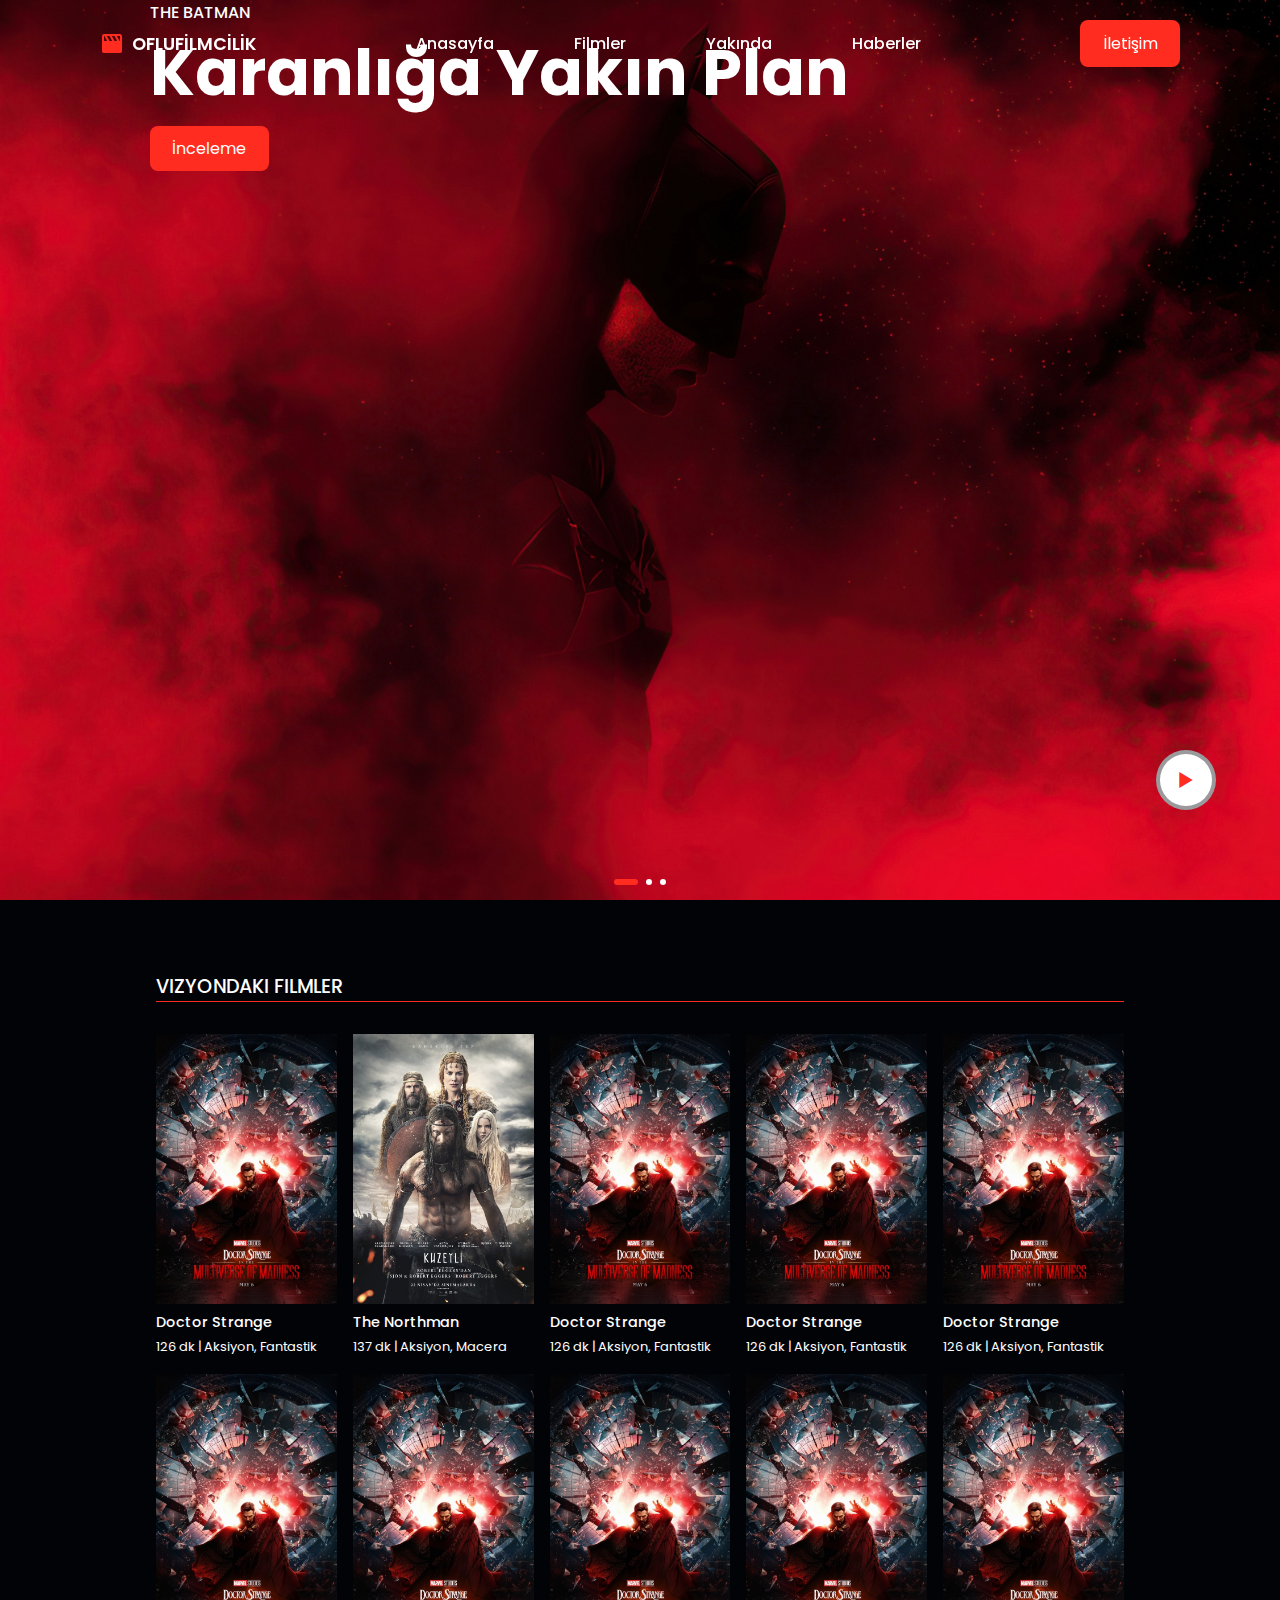
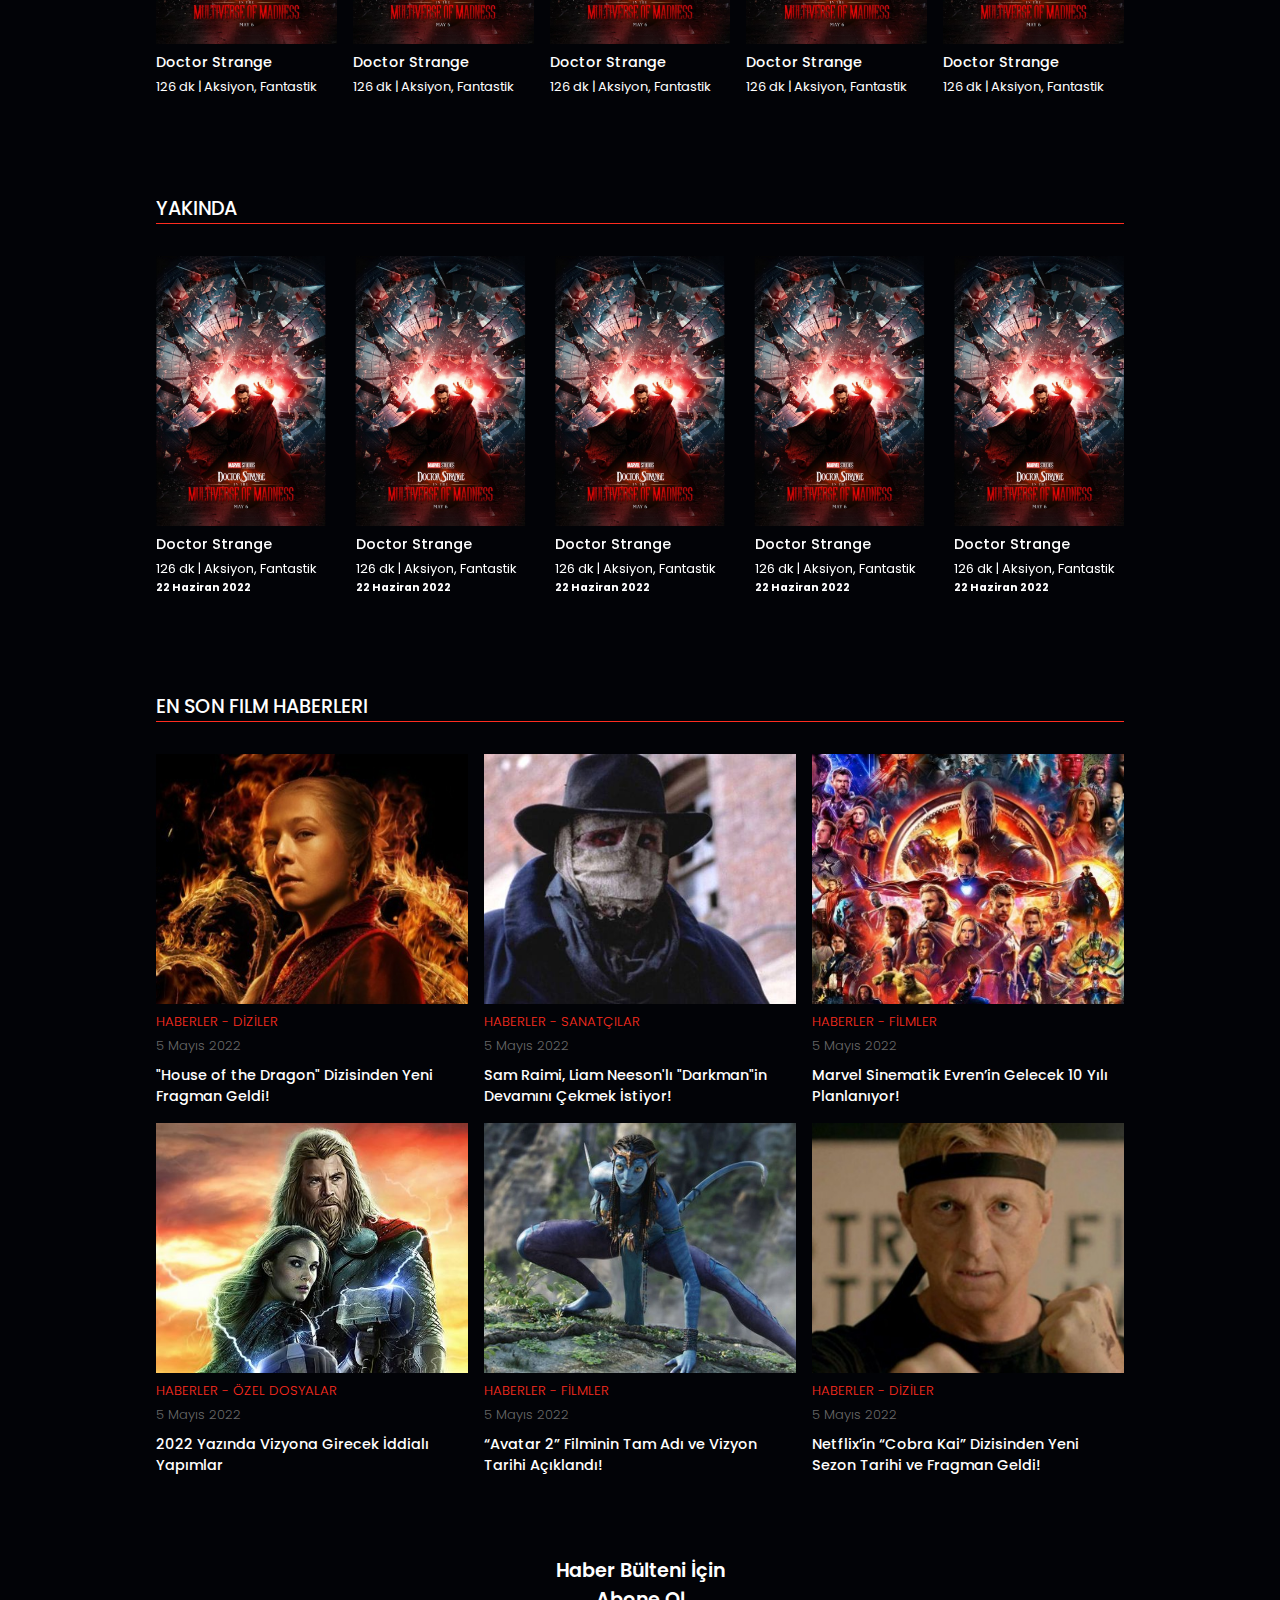
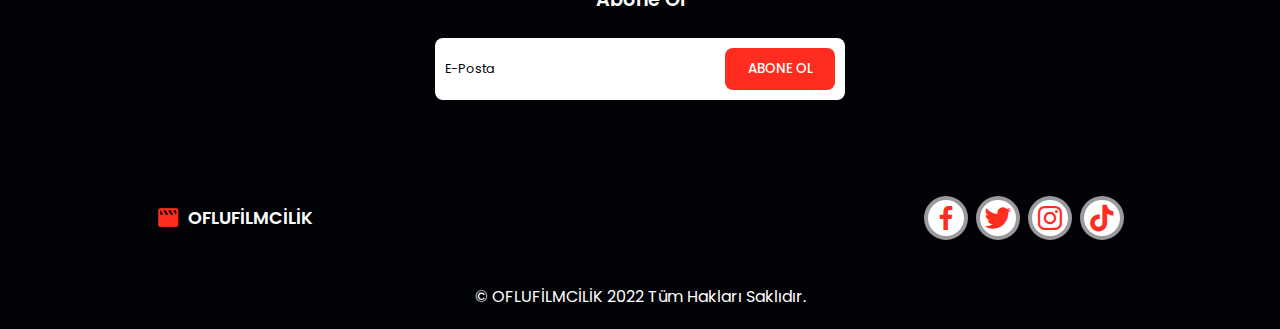
<file: 0-RIDVAN-PROJE/index.html>
<!DOCTYPE html>
<html lang="en">
<head>
    <meta charset="UTF-8">
    <meta http-equiv="X-UA-Compatible" content="IE=edge">
    <meta name="viewport" content="width=device-width, initial-scale=1.0">
    <title>IMAM</title>
    <link rel="stylesheet" href="style.css">
    <link rel="stylesheet" href="https://cdn.jsdelivr.net/npm/boxicons@latest/css/boxicons.min.css">
    <link rel="shortcut icon" href="img/movie-solid-24.png" type="image/x-icon" >
    <!-- Link Swiper's CSS -->
    <link rel="stylesheet" href="https://unpkg.com/swiper/swiper-bundle.min.css">
</head>
<body>
    <!--=============== NAVBAR ===============-->
    <header>
        <a href="index.html" class="logo">
            <i class='bx bxs-movie'></i> OFLUFİLMCİLİK
        </a>
        <div class="bx bx-menu" id="menu-icon"></div>
    <!--=============== MENU ===============-->
        <ul class="navbar">
            <li><a href="#home">Anasayfa</a></li>
            <li><a href="#movies">Filmler</a></li>
            <li><a href="#coming">Yakında</a></li>
            <li><a href="#news">Haberler</a></li>
        </ul>
        <a href="about.html" class="btn">İletişim</a>
    </header>

    <!--=============== SECTION HOME ===============-->
    <section class="home swiper" id="home">
        
        <div class="swiper-wrapper">

            <!-- Box 1 -->
            <div class="swiper-slide container">
                <img  src="img/hero.jpg" alt="">
                <div class="home-text">
                    <span>The Batman</span>
                    <h1>Karanlığa Yakın Plan</h1>
                    <a href="#" class="btn">İnceleme</a>
                    <a href="#" class="play">
                        <i class='bx bx-play'></i>
                    </a>
                </div>
            </div>    

            <!-- Box 2 -->
            <div class="swiper-slide container">
                <img  src="img/hero2.jpg" alt="">
                <div class="home-text">
                    <span> Doctor Strange in the Multiverse of Madness</span>
                    <h1>Çoklu Evren Çılgınlığı</h1>
                    <a href="#" class="btn">İnceleme</a>
                    <a href="doctor-strange.html" class="play">
                        <i class='bx bx-play'></i>
                    </a>
                </div>
            </div>  

              <!-- Box 3 -->
              <div class="swiper-slide container">
                <img  src="img/hero3.jpg" alt="">
                <div class="home-text">
                    <span>Dune</span>
                    <h1>Çöl Gezegeni</h1>
                    <a href="#" class="btn">İnceleme</a>
                    <a href="#" class="play">
                        <i class='bx bx-play'></i>
                    </a>
                </div>
            </div>  

        </div>

        <div class="swiper-pagination"></div>
        
    </section>

    <!--=============== SECTION MOVIES ===============-->
    <section class="movies" id="movies">
        <h2 class="heading">Vizyondaki Filmler</h2>
            <!--Movies Container -->
        <div class="movies-container">
            <!-- Box 1 -->
            <div class="box">
                <div class="box-img">
                    <a href="doctor-strange.html"><img src="img/m1.jpg" alt=""></a>
                </div>
                <h3>Doctor Strange</h3>
                <span>126 dk | Aksiyon, Fantastik</span>
            </div>

            <!-- Box 2 -->
            <div class="box">
                <div class="box-img">
                    <a href="northman.html"> <img src="img/m2.jpg" alt=""></a> 
                </div>
                <h3>The Northman</h3>
                <span>137 dk | Aksiyon, Macera</span>
            </div>

            <!-- Box 3 -->
            <a href="">
            <div class="box">
                <div class="box-img">
                    <img src="img/m1.jpg" alt="">
                </div>
                <h3>Doctor Strange</h3>
                <span>126 dk | Aksiyon, Fantastik</span>
            </div>
            </a>

            <!-- Box 4 -->
            <div class="box">
                <div class="box-img">
                    <img src="img/m1.jpg" alt="">
                </div>
                <h3>Doctor Strange</h3>
                <span>126 dk | Aksiyon, Fantastik</span>
            </div>

            <!-- Box 5 -->
            <div class="box">
                <div class="box-img">
                    <img src="img/m1.jpg" alt="">
                </div>
                <h3>Doctor Strange</h3>
                <span>126 dk | Aksiyon, Fantastik</span>
            </div>

            <!-- Box 6 -->
            <div class="box">
                <div class="box-img">
                    <img src="img/m1.jpg" alt="">
                </div>
                <h3>Doctor Strange</h3>
                <span>126 dk | Aksiyon, Fantastik</span>
            </div>

            <!-- Box 7 -->
            <div class="box">
                <div class="box-img">
                    <img src="img/m1.jpg" alt="">
                </div>
                <h3>Doctor Strange</h3>
                <span>126 dk | Aksiyon, Fantastik</span>
            </div>

            <!-- Box 8 -->
            <div class="box">
                <div class="box-img">
                    <img src="img/m1.jpg" alt="">
                </div>
                <h3>Doctor Strange</h3>
                <span>126 dk | Aksiyon, Fantastik</span>
            </div>

            <!-- Box 9 -->
            <div class="box">
                <div class="box-img">
                    <img src="img/m1.jpg" alt="">
                </div>
                <h3>Doctor Strange</h3>
                <span>126 dk | Aksiyon, Fantastik</span>
            </div>

            <!-- Box 10 -->
            <div class="box">
                <div class="box-img">
                    <img src="img/m1.jpg" alt="">
                </div>
                <h3>Doctor Strange</h3>
                <span>126 dk | Aksiyon, Fantastik</span>
            </div>
           
        </div>
    </section>

    <!--=============== SECTION COMING ===============-->
    <section class="coming" id="coming">
        <h2 class="heading">Yakında</h2>
            <!--Coming Container -->
        <div class="coming-container swiper">
            <div class="swiper-wrapper">
                    <!-- Box 1 -->
                    <div class="swiper-slide box">
                        <div class="box-img">
                            <img src="img/m1.jpg" alt="">
                        </div>
                        <h3>Doctor Strange</h3>
                        <span>126 dk | Aksiyon, Fantastik</span>
                        <h6>22 Haziran 2022</h6>
                    </div>
        
                    <!-- Box 2 -->
                    <div class="swiper-slide box">
                        <div class="box-img">
                            <img src="img/m1.jpg" alt="">
                        </div>
                        <h3>Doctor Strange</h3>
                        <span>126 dk | Aksiyon, Fantastik</span>
                        <h6>22 Haziran 2022</h6>
                    </div>
        
                    <!-- Box 3 -->
                    <div class="swiper-slide box">
                        <div class="box-img">
                            <img src="img/m1.jpg" alt="">
                        </div>
                        <h3>Doctor Strange</h3>
                        <span>126 dk | Aksiyon, Fantastik</span>
                        <h6>22 Haziran 2022</h6>
                    </div>
        
                    <!-- Box 4 -->
                    <div class="swiper-slide box">
                        <div class="box-img">
                            <img src="img/m1.jpg" alt="">
                        </div>
                        <h3>Doctor Strange</h3>
                        <span>126 dk | Aksiyon, Fantastik</span>
                        <h6>22 Haziran 2022</h6>
                    </div>
        
                    <!-- Box 5 -->
                    <div class="swiper-slide box">
                        <div class="box-img">
                            <img src="img/m1.jpg" alt="">
                        </div>
                        <h3>Doctor Strange</h3>
                        <span>126 dk | Aksiyon, Fantastik</span>
                        <h6>22 Haziran 2022</h6>
                    </div>
        
                    <!-- Box 6 -->
                    <div class="swiper-slide box">
                        <div class="box-img">
                            <img src="img/m1.jpg" alt="">
                        </div>
                        <h3>Doctor Strange</h3>
                        <span>126 dk | Aksiyon, Fantastik</span>
                        <h6>22 Haziran 2022</h6>
                    </div>
        
                    <!-- Box 7 -->
                    <div class="swiper-slide box">
                        <div class="box-img">
                            <img src="img/m1.jpg" alt="">
                        </div>
                        <h3>Doctor Strange</h3>
                        <span>126 dk | Aksiyon, Fantastik</span>
                        <h6>22 Haziran 2022</h6>
                    </div>
        
                    <!-- Box 8 -->
                    <div class="swiper-slide box">
                        <div class="box-img">
                            <img src="img/m1.jpg" alt="">
                        </div>
                        <h3>Doctor Strange</h3>
                        <span>126 dk | Aksiyon, Fantastik</span>
                        <h6>22 Haziran 2022</h6>
                    </div>
        
                    <!-- Box 9 -->
                    <div class="swiper-slide box">
                        <div class="box-img">
                            <img src="img/m1.jpg" alt="">
                        </div>
                        <h3>Doctor Strange</h3>
                        <span>126 dk | Aksiyon, Fantastik</span>
                        <h6>22 Haziran 2022</h6>
                    </div>
        
                    <!-- Box 10 -->
                    <div class="swiper-slide box">
                        <div class="box-img">
                            <img src="img/m1.jpg" alt="">
                        </div>
                        <h3>Doctor Strange</h3>
                        <span>126 dk | Aksiyon, Fantastik</span>
                        <h6>22 Haziran 2022</h6>
                    </div>
                   
            </div>
            
        </div>
    </section>

    <!--=============== SECTION NEWS ===============-->
    <section class="news" id="news">
        <h2 class="heading">En Son Film Haberleri</h2>
        <div class="news-container">
             <!-- Box 1 -->
             <div class="box">
                <div class="box-img">
                    <img src="img/news1.jpg" alt="">
                </div>
                <h5>HABERLER - DİZİLER</h5>
                <span>5 Mayıs 2022</span>        
                <h3>"House of the Dragon" Dizisinden Yeni Fragman Geldi!</h3>
            </div>

             <!-- Box 2 -->
             <div class="box">
                <div class="box-img">
                    <img src="img/news2.jpg" alt="">
                </div>
                <h5>HABERLER - SANATÇILAR</h5>
                <span>5 Mayıs 2022</span>        
                <h3>Sam Raimi, Liam Neeson'lı "Darkman"in Devamını Çekmek İstiyor!</h3>
            </div>

             <!-- Box 3 -->
             <div class="box">
                <div class="box-img">
                    <img src="img/news3.jpg" alt="">
                </div>
                <h5>HABERLER - FİLMLER</h5>
                <span>5 Mayıs 2022</span>        
                <h3>Marvel Sinematik Evren’in Gelecek 10 Yılı Planlanıyor!</h3>
            </div>

             <!-- Box 4 -->
             <div class="box">
                <div class="box-img">
                    <img src="img/news4.jpg" alt="">
                </div>
                <h5>HABERLER - ÖZEL DOSYALAR</h5>
                <span>5 Mayıs 2022</span>        
                <h3>2022 Yazında Vizyona Girecek İddialı Yapımlar</h3>
            </div>


             <!-- Box 5 -->
             <div class="box">
                <div class="box-img">
                    <img src="img/news5.jpg" alt="">
                </div>
                <h5>HABERLER - FİLMLER</h5>
                <span>5 Mayıs 2022</span>        
                <h3>“Avatar 2” Filminin Tam Adı ve Vizyon Tarihi Açıklandı!</h3>
            </div>

             <!-- Box 6 -->
             <div class="box">
                <div class="box-img">
                    <img src="img/news6.jpg" alt="">
                </div>
                <h5>HABERLER - DİZİLER</h5>
                <span>5 Mayıs 2022</span>        
                <h3>Netflix’in “Cobra Kai” Dizisinden Yeni Sezon Tarihi ve Fragman Geldi!</h3>
            </div>
            
        </div>

         <!-- Newsletter -->
        <div class="newsletter-container">
        <h2>Haber Bülteni İçin<br> Abone Ol</h2>
        <form action="">
            <input type="email" class="email" placeholder="E-Posta" required>
            <input type="submit" value="Abone Ol" class="btn">
        </form>
         </div>
    </section>

    <!--=============== SECTION FOOTER ===============-->
    <section class="footer">
        <a href="#" class="logo">
            <i class='bx bxs-movie'></i> OFLUFİLMCİLİK
        </a>
        <div class="social">
            <a href="#"><i class='bx bxl-facebook' ></i></a>
            <a href="#"><i class='bx bxl-twitter' ></i></a>
            <a href="#"><i class='bx bxl-instagram' ></i></a>
            <a href="#"><i class='bx bxl-tiktok' ></i></a>
        </div>
    </section>

    <!-- Copyright -->
    <div class="copyright">
        <p>&#169; OFLUFİLMCİLİK 2022 Tüm Hakları Saklıdır.  </p>
    </div>

    <!-- Swiper JS -->
    <script src="https://unpkg.com/swiper/swiper-bundle.min.js"></script>

    <!-- JS -->
    <script src="main.js"></script>

</body>
</html>
</file>
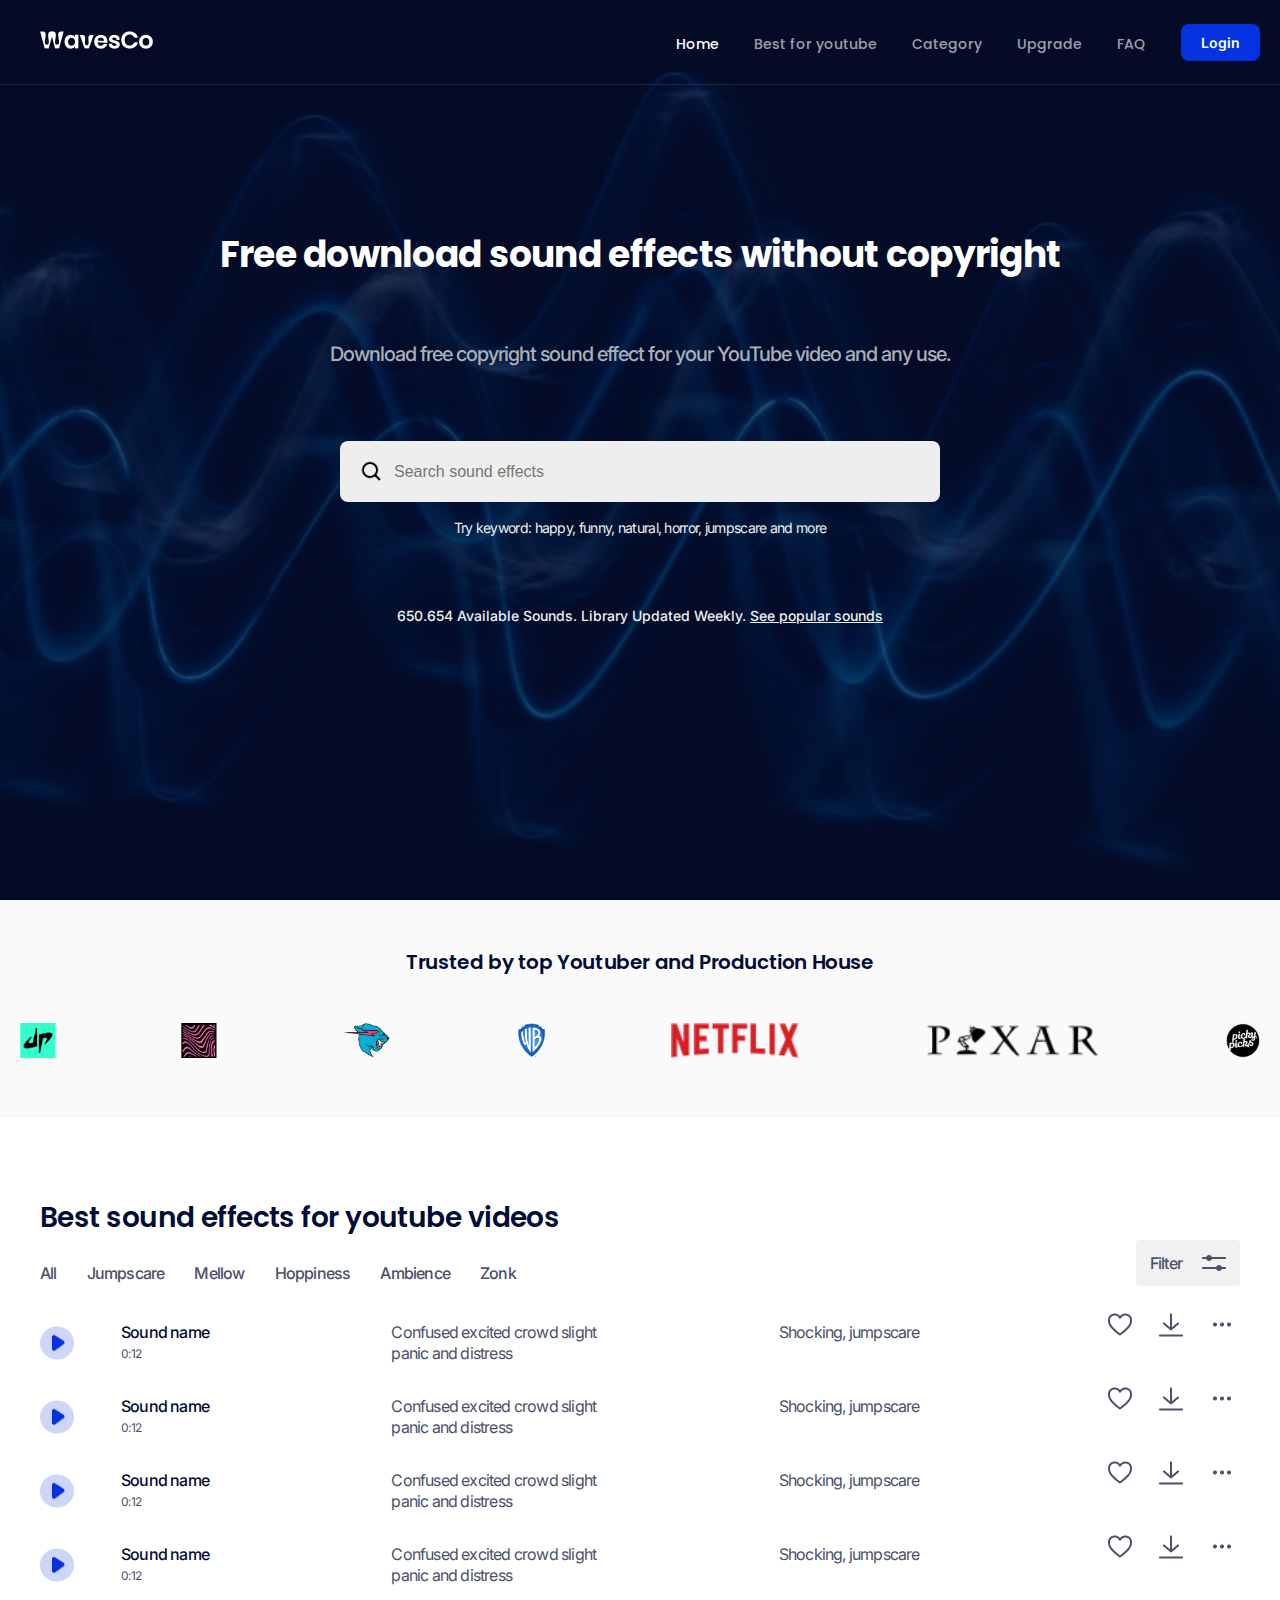
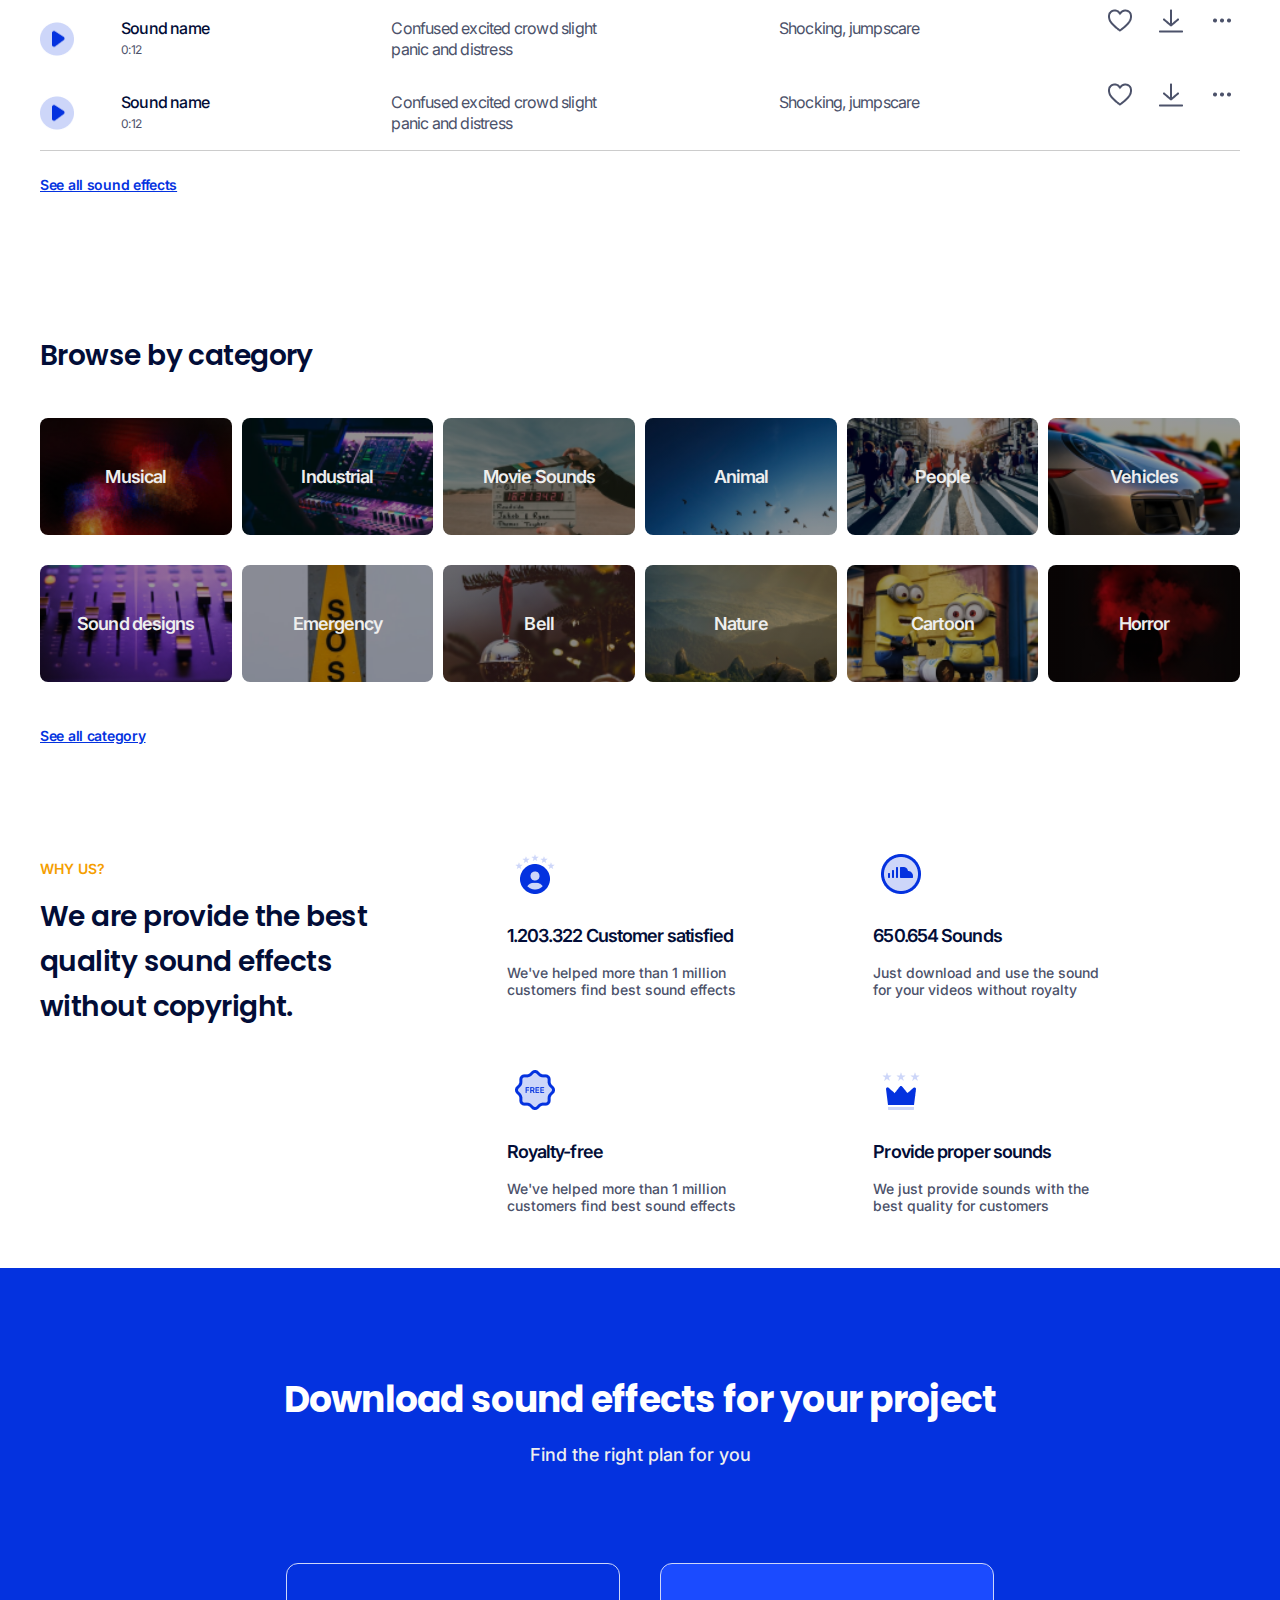
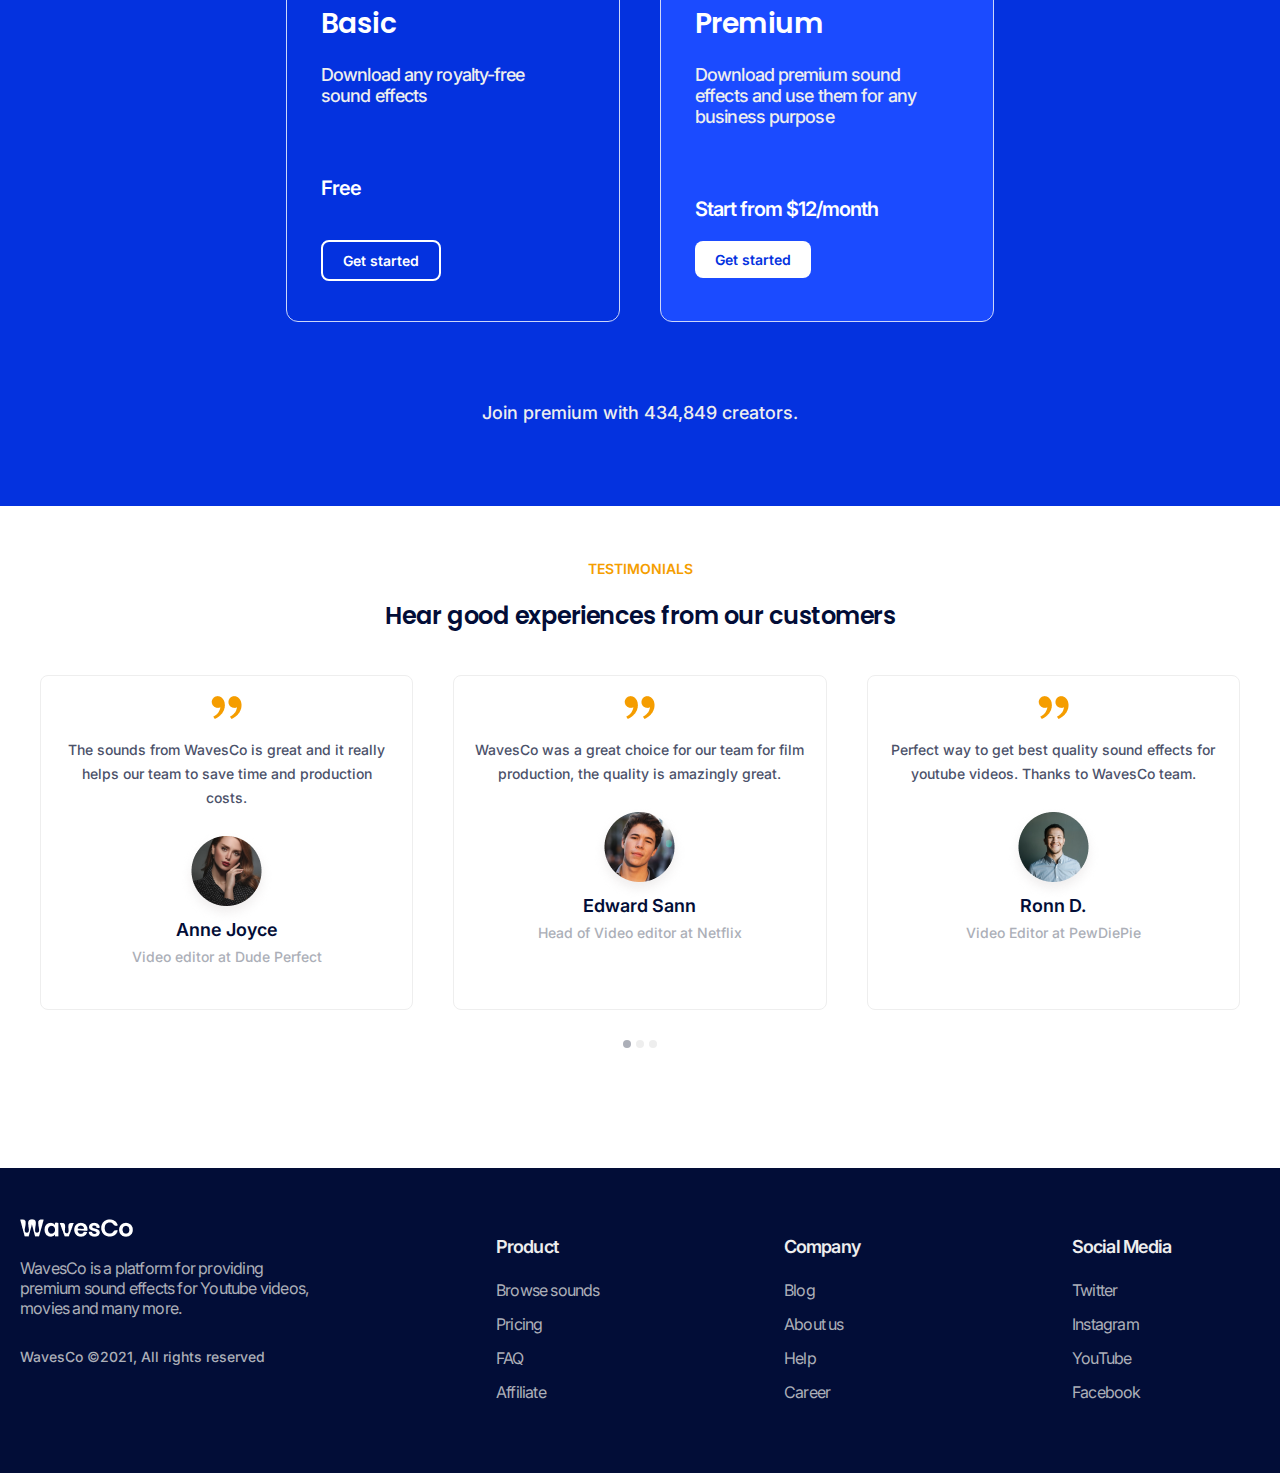
<file: 0-WavesCo/index.html>
<!DOCTYPE html>
<html lang="en">
<head>
    <meta charset="UTF-8">
    <meta http-equiv="X-UA-Compatible" content="IE=edge">
    <meta name="viewport" content="width=device-width, initial-scale=1.0">
    <title>WavesCo</title>
    <link rel="stylesheet" href="css/style.css">

            <!-- ===== BOXICONS ===== -->
            <link href='https://cdn.jsdelivr.net/npm/boxicons@2.0.5/css/boxicons.min.css' rel='stylesheet'>

</head>
<body>

        <!--===== HEADER =====-->
        <header class="l-header">
            <nav class="nav grid">
                <div>
                    <a href=""><img src="img/WavesCo.png" alt="" class="nav__logo"></a>
                </div>

                <div class="nav__menu" id="nav-menu">
                    <ul class="nav__list">
                        <li class="nav__item"><a href="#home" class="nav__link active">Home</a></li>
                        <li class="nav__item"><a href="#youtube" class="nav__link">Best for youtube</a></li>
                        <li class="nav__item"><a href="#category" class="nav__link">Category</a></li>
                        <li class="nav__item"><a href="#Upgrade" class="nav__link">Upgrade</a></li>
                        <li class="nav__item"><a href="#Faq" class="nav__link">FAQ</a></li>
                    </ul>
                </div>

                <div>
                    <a href="#" class="button login__button">Login</a>
                    <i class='bx bx -menu nav__toggle' id="nav-toggle"></i>
                </div>
            </nav>
        </header>

        <main>

        <!--===== HERO =====-->
            <section class="section__hero">
                <div class="hero__container grid">
                    
                        <h3 class="hero__title">Free download sound effects without copyright</h3>
                        <p class="sub-title">Download free copyright sound effect for your YouTube video and any use.</p>
                        <div class="hero__search">
                            <input type="text" class="hero__input" placeholder="Search sound effects">
                            <p class="input__text">Try keyword: happy, funny, natural, horror, jumpscare and more</p>
                        </div>
                        
                        <p class="hero__text">650.654 Available Sounds. Library Updated Weekly. <span style="text-decoration: underline;">See popular sounds</span></p>
                </div>
            </section>

        <!--===== HERO =====-->
            <section class="section__trust">
                 <div class="trust__container grid">
                    <h6>Trusted by top Youtuber and Production House</h6>
                    <div class="logos">
                        <img src="img/trust1.png" alt="">
                        <img src="img/trust2.png" alt="">
                        <img src="img/trust3.png" alt="">
                        <img src="img/trust4.png" alt="">
                        <img src="img/trust5.png" alt="">
                        <img src="img/trust6.png" alt="">
                        <img src="img/trust7.png" alt="">
                    </div>
                 </div>
            </section>

        <!--===== BEST =====-->
            <section class="best__section">
                <div class=" best__container grid section">
                    <h4>Best sound effects for youtube videos</h4>
                    <div class="best__filter">
                        <div class="best__nav">
                            <ul class="best__list">
                                <li class="best__list_item"><a href="#">All</a></li>
                                <li class="best__list_item"><a href="#">Jumpscare</a></li>
                                <li class="best__list_item"><a href="#">Mellow</a></li>
                                <li class="best__list_item"><a href="#">Hoppiness</a></li>
                                <li class="best__list_item"><a href="#">Ambience</a></li>
                                <li class="best__list_item"><a href="#">Zonk</a></li>
                            </ul>

                            <div class="filter__bar">
                                <p>Filter</p>
                                <img src="img/filter-icon.png" alt="">
                            </div>
                            
                        </div>
                    </div>
                    <div class="sounds">
                    <div class="sound">
                        <div class="sound__play">
                            <img class="play__icon" src="img/play.png" alt="">
                            <p class="sound__name" >Sound name <br><span class="play__time">0:12</span> </p>
                        </div>

                        <div>
                            <p class="sound__description">Confused excited crowd slight <br> panic and distress</p>
                        </div>

                        <div class="sound__types">
                            <p class="sound__type">Shocking, jumpscare</p>
                        </div>

                        <div class="sound__logo">
                            <img src="img/like-logo.png" alt="">
                            <img src="img/down-logo.png" alt="">
                            <img src="img/dot.png" alt="">
                        </div>
                        
                    </div>
                    <div class="sound">
                        <div class="sound__play">
                            <img class="play__icon" src="img/play.png" alt="">
                            <p class="sound__name" >Sound name <br><span class="play__time">0:12</span> </p>
                        </div>

                        <div>
                            <p class="sound__description">Confused excited crowd slight <br> panic and distress</p>
                        </div>

                        <div class="sound__types">
                            <p class="sound__type">Shocking, jumpscare</p>
                        </div>

                        <div class="sound__logo">
                            <img src="img/like-logo.png" alt="">
                            <img src="img/down-logo.png" alt="">
                            <img src="img/dot.png" alt="">
                        </div>
                        
                    </div>
                    <div class="sound">
                        <div class="sound__play">
                            <img class="play__icon" src="img/play.png" alt="">
                            <p class="sound__name" >Sound name <br><span class="play__time">0:12</span> </p>
                        </div>

                        <div>
                            <p class="sound__description">Confused excited crowd slight <br> panic and distress</p>
                        </div>

                        <div class="sound__types">
                            <p class="sound__type">Shocking, jumpscare</p>
                        </div>

                        <div class="sound__logo">
                            <img src="img/like-logo.png" alt="">
                            <img src="img/down-logo.png" alt="">
                            <img src="img/dot.png" alt="">
                        </div>
                        
                    </div>
                    <div class="sound">
                        <div class="sound__play">
                            <img class="play__icon" src="img/play.png" alt="">
                            <p class="sound__name" >Sound name <br><span class="play__time">0:12</span> </p>
                        </div>

                        <div>
                            <p class="sound__description">Confused excited crowd slight <br> panic and distress</p>
                        </div>

                        <div class="sound__types">
                            <p class="sound__type">Shocking, jumpscare</p>
                        </div>

                        <div class="sound__logo">
                            <img src="img/like-logo.png" alt="">
                            <img src="img/down-logo.png" alt="">
                            <img src="img/dot.png" alt="">
                        </div>
                        
                    </div>
                    <div class="sound">
                        <div class="sound__play">
                            <img class="play__icon" src="img/play.png" alt="">
                            <p class="sound__name" >Sound name <br><span class="play__time">0:12</span> </p>
                        </div>

                        <div>
                            <p class="sound__description">Confused excited crowd slight <br> panic and distress</p>
                        </div>

                        <div class="sound__types">
                            <p class="sound__type">Shocking, jumpscare</p>
                        </div>

                        <div class="sound__logo">
                            <img src="img/like-logo.png" alt="">
                            <img src="img/down-logo.png" alt="">
                            <img src="img/dot.png" alt="">
                        </div>
                        
                    </div>
                    <div class="sound">
                        <div class="sound__play">
                            <img class="play__icon" src="img/play.png" alt="">
                            <p class="sound__name" >Sound name <br><span class="play__time">0:12</span> </p>
                        </div>

                        <div>
                            <p class="sound__description">Confused excited crowd slight <br> panic and distress</p>
                        </div>

                        <div class="sound__types">
                            <p class="sound__type">Shocking, jumpscare</p>
                        </div>

                        <div class="sound__logo">
                            <img src="img/like-logo.png" alt="">
                            <img src="img/down-logo.png" alt="">
                            <img src="img/dot.png" alt="">
                        </div>
                        
                    </div>
                    </div>
                    <div>
                        <p ><a href="#" class="sound__effects">See all sound effects</a></p>
                    </div>
                </div>
            </section>

        <!--===== CATEGORY =====-->
            <section class="section__category">
                <div class="category__container grid section">
                    <h4>Browse by category</h4>
                    <div class="categories">
                        <div class="cat__musical">
                            <p class="category__title">Musical</p>
                        </div> 
                        <div class="cat__industrial">
                            <p class="category__title">Industrial</p>
                        </div> 
                        <div class="cat__movie">
                            <p class="category__title">Movie Sounds</p>
                        </div> 
                        <div class="cat__animal">
                            <p class="category__title">Animal</p>
                        </div> 
                        <div class="cat__people">
                            <p class="category__title">People</p>
                        </div> 
                        <div class="cat__vehicles">
                            <p class="category__title">Vehicles</p>
                        </div> 
                        <div class="cat__sound">
                            <p class="category__title">Sound designs</p>
                        </div> 
                        <div class="cat__emergency">
                            <p class="category__title">Emergency</p>
                        </div> 
                        <div class="cat__bell">
                            <p class="category__title">Bell</p>
                        </div> 
                        <div class="cat__nature">
                            <p class="category__title">Nature</p>
                        </div> 
                        <div class="cat__cartoon">
                            <p class="category__title">Cartoon</p>
                        </div> 
                        <div class="cat__horror">
                            <p class="category__title">Horror</p>
                        </div> 
                    </div>

                    <div>
                        <p ><a href="#" class="sound__effects">See all category</a></p>
                    </div>
                    

                </div>
            </section>

        <!--===== WHY US =====-->
            <section class="section__why">
                <div class="why__container grid section">
                    <div class="why">
                        <p class="top-title">Why us?</p>
                        <h4>We are provide the best quality sound effects without copyright.</h4>
                    </div>

                    <div class="why__description">
                        <div class="why__box">
                            <img src="img/why1.png" alt="">
                            <p class="why__box-title">1.203.322 Customer satisfied</p>
                            <p class="why__box-desc">We've helped more than 1 million customers find best sound effects</p>
                        </div>

                        <div class="why__box">
                            <img src="img/why2.png" alt="">
                            <p class="why__box-title">650.654 Sounds</p>
                            <p class="why__box-desc">Just download and use the sound for your videos without royalty</p>
                        </div>

                        <div class="why__box">
                            <img src="img/why3.png" alt="">
                            <p class="why__box-title">Royalty-free</p>
                            <p class="why__box-desc">We've helped more than 1 million customers find best sound effects</p>
                        </div>

                        <div class="why__box">
                            <img src="img/why4.png" alt="">
                            <p class="why__box-title">Provide proper sounds</p>
                            <p class="why__box-desc">We just provide sounds with the best quality for customers</p>
                        </div>
                    </div>

                </div>
            </section>

        <!--===== PLAN =====-->
            <section class="section__plan">
                <div class="plan__header section">
                    <h3>Download sound effects for your project</h3>
                    <p>Find the right plan for you</p>
                </div>
                <div class="plan__container grid section">
                    <div class="plan__box">
                        <h4>Basic</h4>
                        <p class="plan__description">Download any royalty-free sound effects</p>
                        <p class="plan__price">Free</p>
                        <a href="#" class="button price__button">Get started</a>
                    </div>

                    <div class="plan__box">
                        <h4>Premium</h4>
                        <p class="plan__description">Download premium sound effects and use them for any business purpose</p>
                        <p class="plan__price">Start from $12/month</p>
                        <a href="#" class="button price__button2">Get started</a>
                    </div>

                 </div>
                 <p class="plan__bottom">Join premium with 434,849 creators.</p>

            </section>

            <!--===== TESTIMONIALS =====-->
            <section class="section__testimonials">
                <div class="testimonials__container grid section">
                    <div class="testimonials__top">
                        <p class="top-title">Testimonials</p>
                        <h5>Hear good experiences from our customers</h5>
                    </div>

                    <div class="testimonials">
                        <div class="testimonials__box">
                            <img src="img/tt.png" alt="">
                            <p class="testimonial">The sounds from WavesCo is great and it really helps our team to save time and production costs.</p>
                            <img src="img/pp.png" alt="">
                            <p class="user__name">Anne Joyce</p>
                            <p class="user__description">Video editor at Dude Perfect</p>
                        </div>

                        <div class="testimonials__box">
                            <img src="img/tt.png" alt="">
                            <p class="testimonial">WavesCo was a great choice for our team for film production, the quality is amazingly great.</p>
                            <img src="img/pp2.png" alt="">
                            <p class="user__name">Edward Sann</p>
                            <p class="user__description">Head of Video editor at Netflix</p>
                        </div>

                        <div class="testimonials__box">
                            <img src="img/tt.png" alt="">
                            <p class="testimonial">Perfect way to get best quality sound effects for youtube videos. Thanks to WavesCo team.</p>
                            <img src="img/pp3.png" alt="">
                            <p class="user__name">Ronn D.</p>
                            <p class="user__description">Video Editor at PewDiePie</p>
                        </div>
                    </div>
                    
                    <div class="change">
                        <div class="change-1"></div>
                        <div class="change-2"></div>
                        <div class="change-2"></div>
                    </div>
                </div>
            </section>
        </main>

            <!--===== FOOTER =====-->
        <footer>
            <section class="section__footer">
                <div class="footer__container grid">
                    
                    <div class="footer__box">
                        <img class="footer__logo" src="img/WavesCo.png" alt="">
                        <p class="footer__description">
                            WavesCo is a platform for providing premium sound effects for Youtube videos, movies and many more.
                        </p>
                        <p class="copyright">WavesCo ©2021, All rights reserved</p>
                    </div>

                    <div class="footer__box">
                        <p class="footer__title">Product</p>
                        <ul>
                            <li><a href="#" class="footer__link">Browse sounds</a></li>
                            <li><a href="#" class="footer__link">Pricing</a></li>
                            <li><a href="#" class="footer__link">FAQ</a></li>
                            <li><a href="#" class="footer__link">Affiliate</a></li>
                        </ul>
                    </div>

                    <div class="footer__box">
                        <p class="footer__title">Company</p>
                        <ul>
                            <li><a href="#" class="footer__link">Blog</a></li>
                            <li><a href="#" class="footer__link">About us</a></li>
                            <li><a href="#" class="footer__link">Help</a></li>
                            <li><a href="#" class="footer__link">Career</a></li>
                        </ul>
                    </div>

                    <div class="footer__box">
                        <p class="footer__title">Social Media</p>
                        <ul>
                            <li><a href="#" class="footer__link">Twitter</a></li>
                            <li><a href="#" class="footer__link">Instagram</a></li>
                            <li><a href="#" class="footer__link">YouTube</a></li>
                            <li><a href="#" class="footer__link">Facebook</a></li>
                        </ul>
                    </div>
                </div>
            </section>
        </footer>


     
            <!--===== MAIN JS =====-->
            <script src="js/main.js"></script>
</body>
</html>
</file>
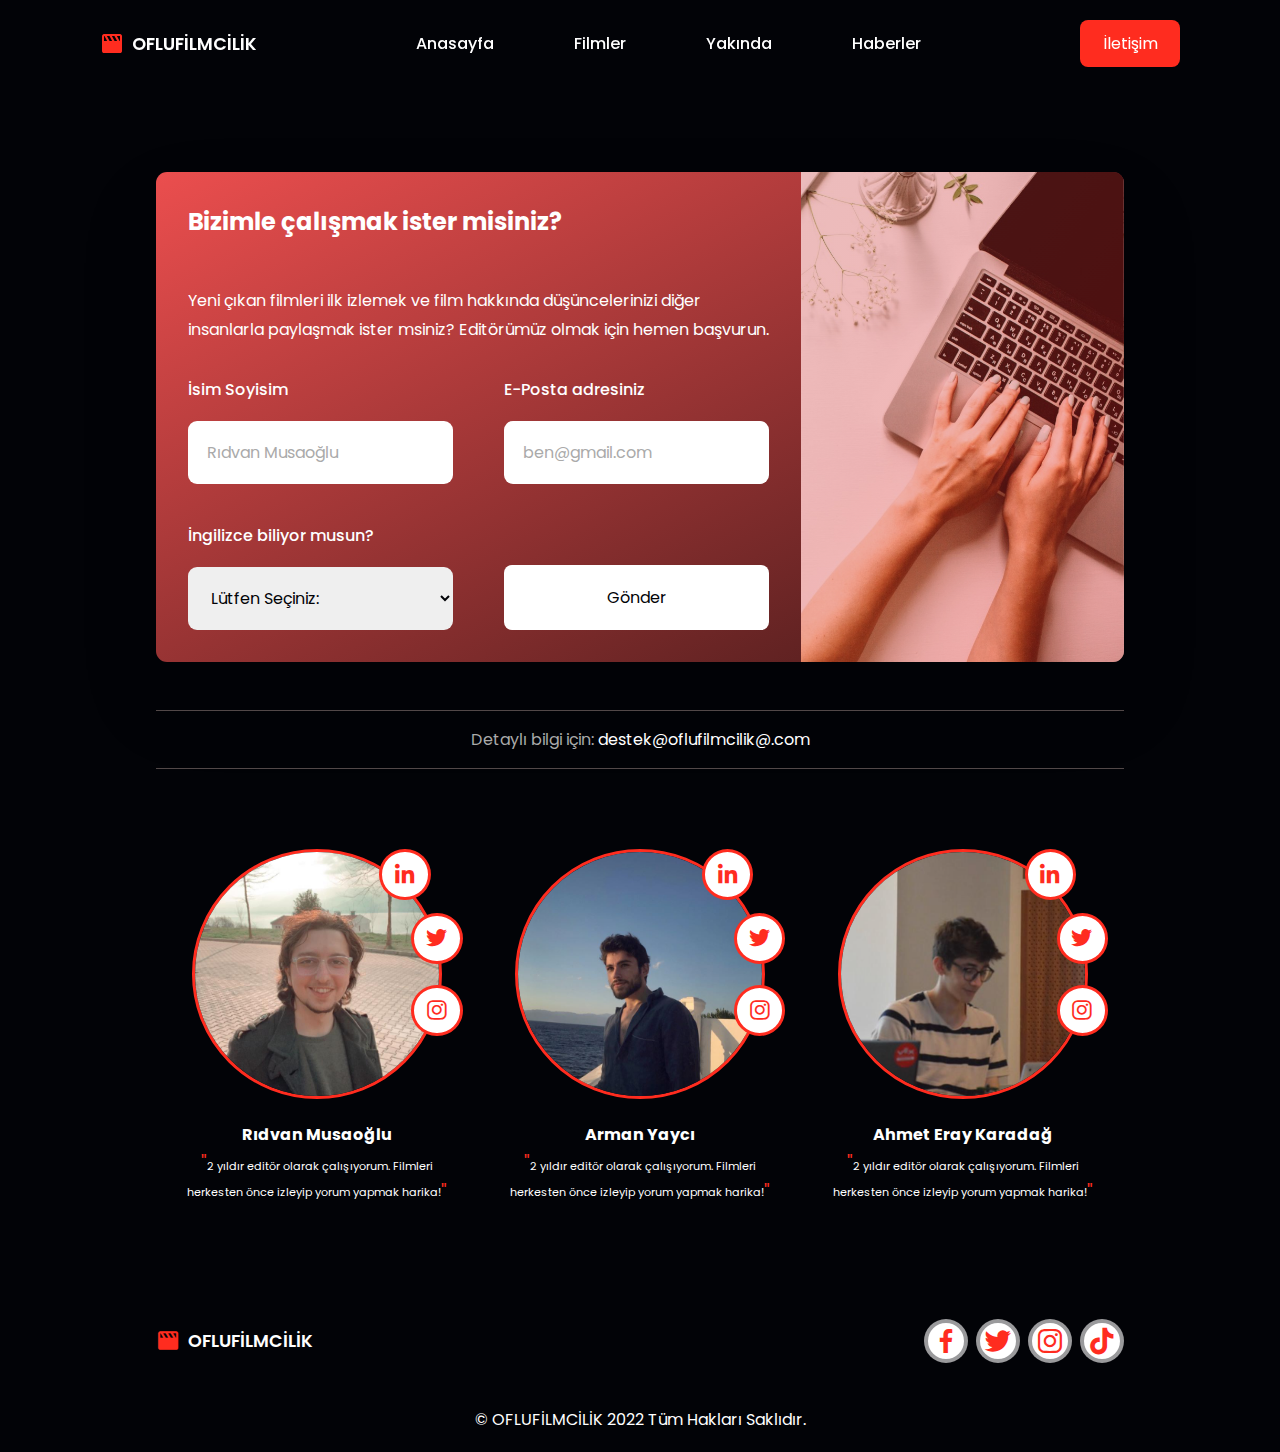
<file: 0-RIDVAN-PROJE/about.html>
<!DOCTYPE html>
<html lang="en">
<head>
    <meta charset="UTF-8">
    <meta http-equiv="X-UA-Compatible" content="IE=edge">
    <meta name="viewport" content="width=device-width, initial-scale=1.0">
    <title>IMAM</title>
    <link rel="shortcut icon" href="img/movie-solid-24.png" type="image/x-icon" >
    <link rel="stylesheet" href="style.css">
    <link rel="stylesheet" href="about.css">
    <link rel="stylesheet" href="https://cdn.jsdelivr.net/npm/boxicons@latest/css/boxicons.min.css">
    <!-- Link Swiper's CSS -->
    <link rel="stylesheet" href="https://unpkg.com/swiper/swiper-bundle.min.css">
</head>
<body>
    <!--=============== NAVBAR ===============-->
    <header>
        <a href="index.html" class="logo">
            <i class='bx bxs-movie'></i> OFLUFİLMCİLİK
        </a>
        <div class="bx bx-menu" id="menu-icon"></div>
    <!--=============== MENU ===============-->
        <ul class="navbar">
            <li><a href="index.html">Anasayfa</a></li>
            <li><a href="index.html">Filmler</a></li>
            <li><a href="index.html">Yakında</a></li>
            <li><a href="index.html">Haberler</a></li>
        </ul>
        <a href="#" class="btn">İletişim</a>
    </header>
        
    <section class="section-cta">

         <div class="cta">
          <div class="cta-text-box">
            <h2 class="heading-secondary">Bizimle çalışmak ister misiniz?</h2>
            <p class="cta-text">Yeni çıkan filmleri ilk izlemek ve film hakkında düşüncelerinizi diğer insanlarla paylaşmak ister msiniz? Editörümüz olmak için hemen başvurun.
            </p>
            
            <form class="cta-form" action="#">

             <div>
              <label for="full-name">İsim Soyisim</label>
              <input id="full-name" type="text" placeholder="Rıdvan Musaoğlu" required>
             </div>

             <div>
             <label for="email">E-Posta adresiniz</label>
              <input id="email" type="email" placeholder="ben@gmail.com" required>
            </div>
            
            <div>  
            <label for="select-where">İngilizce biliyor musun?</label>
              <select id="select-where" required>
                <option value="">Lütfen Seçiniz:</option>
                <option value="friends">Evet</option>
                <option value="friends">Hayır</option>
              </select>
            </div>

              <button class="btn btn--form">Gönder</button>
              
              <!-- <input type="checkbox">
              <input type="number"> -->
            </form>
            
          </div>
          <div class="cta-img-box" role="img" aria-label="Woman enjoying food"></div>
         </div>

         <div class="support">
             <p><span>Detaylı bilgi için:</span> <a href="mailto:destek@oflufilmcilik@.com"> destek@oflufilmcilik@.com</a></p>
         </div>

        <div class="editor-container">
            <div class="editor-box">
                <a target=_blank" href="https://www.linkedin.com/in/ridvanmsl/" ><i class='linkedin bx bxl-linkedin' ></i></a>
                <a target=_blank" href="https://twitter.com/ridvanmsl" ><i class='twitter bx bxl-twitter' ></i></a>
                <a target=_blank" href="https://www.instagram.com/ridvanmsl/" ><i class='insta bx bxl-instagram' ></i></a>
               
                <img src="img/about/ridvan.jpg" alt="">
                <h4>Rıdvan Musaoğlu</h4>
                <p><span>"</span>2 yıldır editör olarak çalışıyorum. Filmleri herkesten önce izleyip yorum yapmak harika!<sub>"</sub>
                </p>
            </div>
            <div class="editor-box">
                <a href=""><i class='linkedin bx bxl-linkedin' ></i></a>
                <a target=_blank" href="https://www.linkedin.com/in/ridvanmsl/" ><i class='twitter bx bxl-twitter' ></i></a>
                <a target=_blank" href="https://www.linkedin.com/in/ridvanmsl/" ><i class='insta bx bxl-instagram' ></i></a>
               
                <img src="img/about/arman.jpg" alt="">
                <h4>Arman Yaycı</h4>
                <p><span>"</span>2 yıldır editör olarak çalışıyorum. Filmleri herkesten önce izleyip yorum yapmak harika!<sub>"</sub>

            </div>
            <div class="editor-box">
                <a href=""><i class='linkedin bx bxl-linkedin' ></i></a>
                <a target=_blank" href="https://www.linkedin.com/in/ridvanmsl/" ><i class='twitter bx bxl-twitter' ></i></a>
                <a target=_blank" href="https://www.linkedin.com/in/ridvanmsl/" ><i class='insta bx bxl-instagram' ></i></a>
               
                <img src="img/about/eray.png" alt="">
                <h4>Ahmet Eray Karadağ</h4>
                <p><span>"</span>2 yıldır editör olarak çalışıyorum. Filmleri herkesten önce izleyip yorum yapmak harika!<sub>"</sub>

            </div>
        </div>

       
      </section>
   

        <!--=============== SECTION FOOTER ===============-->
        <section class="footer">
            <a href="#" class="logo">
                <i class='bx bxs-movie'></i> OFLUFİLMCİLİK
            </a>
            <div class="social">
                <a href="#"><i class='bx bxl-facebook' ></i></a>
                <a href="#"><i class='bx bxl-twitter' ></i></a>
                <a href="#"><i class='bx bxl-instagram' ></i></a>
                <a href="#"><i class='bx bxl-tiktok' ></i></a>
            </div>
        </section>
    
        <!-- Copyright -->
        <div class="copyright">
            <p>&#169; OFLUFİLMCİLİK 2022 Tüm Hakları Saklıdır.  </p>
        </div>
    


    <!-- Swiper JS -->
    <script src="https://unpkg.com/swiper/swiper-bundle.min.js"></script>

    <!-- JS -->
    <script src="main.js"></script>

</body>
</html>
</file>
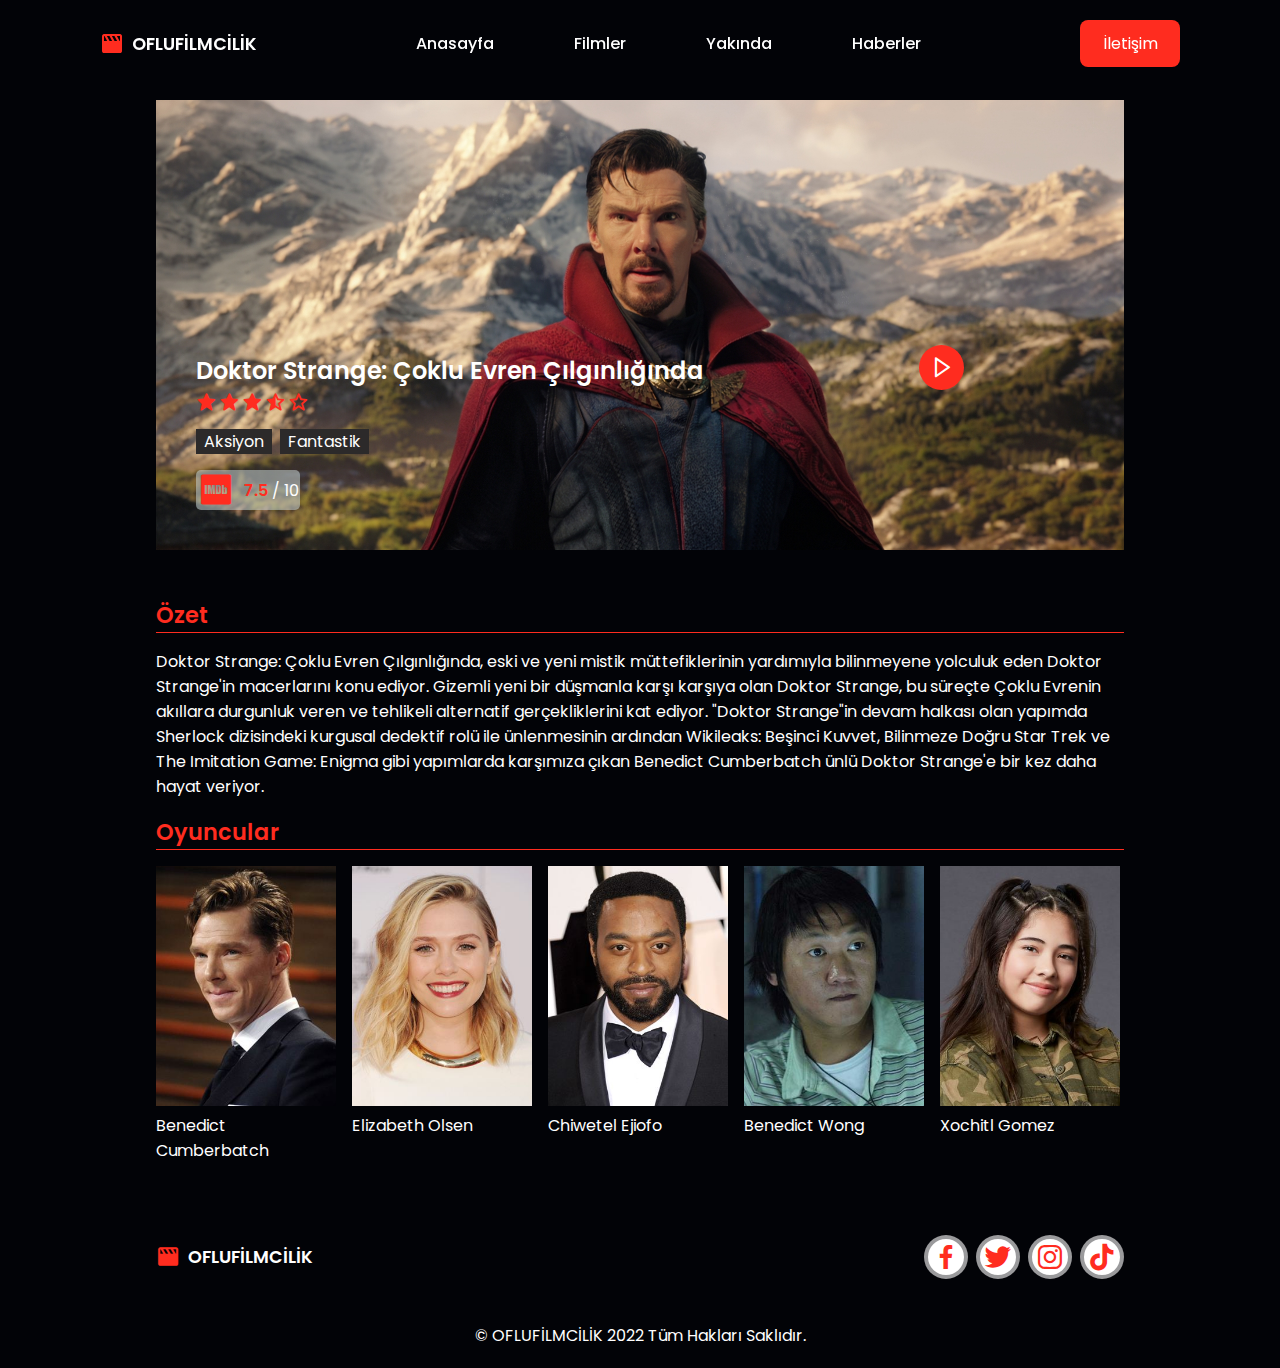
<file: 0-RIDVAN-PROJE/doctor-strange.html>
<!DOCTYPE html>
<html lang="en">
<head>
    <meta charset="UTF-8">
    <meta http-equiv="X-UA-Compatible" content="IE=edge">
    <meta name="viewport" content="width=device-width, initial-scale=1.0">
    <title>IMAM</title>
    <link rel="stylesheet" href="style.css">
    <link rel="stylesheet" href="https://cdn.jsdelivr.net/npm/boxicons@latest/css/boxicons.min.css">
    <link rel="shortcut icon" href="img/movie-solid-24.png" type="image/x-icon" >
    
    <!-- Link Swiper's CSS -->
    <link rel="stylesheet" href="https://unpkg.com/swiper/swiper-bundle.min.css">
</head>
<body>
    <!--=============== NAVBAR ===============-->
    <header>
        <a href="index.html" class="logo">
            <i class='bx bxs-movie'></i> OFLUFİLMCİLİK
        </a>
        <div class="bx bx-menu" id="menu-icon"></div>
    <!--=============== MENU ===============-->
        <ul class="navbar">
            <li><a href="index.html">Anasayfa</a></li>
            <li><a href="index.html">Filmler</a></li>
            <li><a href="index.html">Yakında</a></li>
            <li><a href="index.html">Haberler</a></li>
        </ul>
        <a href="about.html" class="btn">İletişim</a>
    </header>

    <!--=============== PLAY MOVIE ===============-->
    <div class="movie-container">
        <!-- Play Img  -->
        <img src="img/movie-page/ds/1.jpg" class="play-img">
        <!-- Play Text -->
        <div class="play-text">
            <h2>Doktor Strange: Çoklu Evren Çılgınlığında</h2>
            <div class="rating">
                <i class='bx bxs-star' ></i>
                <i class='bx bxs-star' ></i>
                <i class='bx bxs-star' ></i>
                <i class='bx bxs-star-half' ></i>
                <i class='bx bx-star' ></i>
            </div>
            <!-- tags -->
            <div class="tags">
                <span>Aksiyon</span>
                <span>Fantastik</span>
            </div>

            <!-- imdb -->
            <a target="_blank" href="https://www.imdb.com/title/tt9419884/?ref_=nv_sr_srsg_0">
                <div class="imdb">
                    <i class='bx bxl-imdb' ></i>
                    <p><span>7.5 </span>/ 10</p>
                </div>
                </a>

      
            <!-- <div class="trailer">
                <a href="#" class="btn">
                    <i class='bx bx-right-arrow'></i>
                    <span>Fragmanı İzle</span>
                </a>
                 </div>  -->

                 <!-- play btn -->
                 <i class='bx bx-right-arrow play-movie'></i>
                 <!-- video container -->
                 <div class="video-container">
                     <!-- video-box -->
                     <div class="video-box">
                        <iframe id="myvideo" controls src="https://www.youtube.com/embed/aWzlQ2N6qqg"  frameborder="0" allow="accelerometer; autoplay;" allowfullscreen></iframe>
                        <!-- close video -->
                        <i class='bx bx-x close-video'></i>
                    </div>
                 </div>
        </div>

    </div>

    <!--=============== MOVIE ABOUT ===============-->
    <div class="about-movie">
        <h2>Özet</h2>
        <p>Doktor Strange: Çoklu Evren Çılgınlığında, eski ve yeni mistik müttefiklerinin yardımıyla bilinmeyene yolculuk eden Doktor Strange'in macerlarını konu ediyor. Gizemli yeni bir düşmanla karşı karşıya olan Doktor Strange, bu süreçte Çoklu Evrenin akıllara durgunluk veren ve tehlikeli alternatif gerçekliklerini kat ediyor. "Doktor Strange"in devam halkası olan yapımda Sherlock dizisindeki kurgusal dedektif rolü ile ünlenmesinin ardından Wikileaks: Beşinci Kuvvet, Bilinmeze Doğru Star Trek ve The Imitation Game: Enigma gibi yapımlarda karşımıza çıkan Benedict Cumberbatch ünlü Doktor Strange'e bir kez daha hayat veriyor.
        </p>
        <!-- movie cast -->
        <h2 class="cast-heading">Oyuncular</h2>
        <div class="cast">
            <div class="cast-box">
                <img src="img/movie-page/ds/1-1.jpg" class="cast-img">
                <span class="cast-title">Benedict Cumberbatch</span>
            </div>
            <div class="cast-box">
                <img src="img/movie-page/ds/1-2.jpg" class="cast-img">
                <span class="cast-title">Elizabeth Olsen</span>
            </div>
            <div class="cast-box">
                <img src="img/movie-page/ds/1-3.jpg" class="cast-img">
                <span class="cast-title">Chiwetel Ejiofo</span>
            </div>
            <div class="cast-box">
                <img src="img/movie-page/ds/1-4.jpg" class="cast-img">
                <span class="cast-title">Benedict Wong</span>
            </div>
            <div class="cast-box">
                <img src="img/movie-page/ds/1-5.jpg" class="cast-img">
                <span class="cast-title">Xochitl Gomez</span>
            </div>

        </div>
    </div>

        <!--=============== SECTION FOOTER ===============-->
        <section class="footer">
            <a href="#" class="logo">
                <i class='bx bxs-movie'></i> OFLUFİLMCİLİK
            </a>
            <div class="social">
                <a href="#"><i class='bx bxl-facebook' ></i></a>
                <a href="#"><i class='bx bxl-twitter' ></i></a>
                <a href="#"><i class='bx bxl-instagram' ></i></a>
                <a href="#"><i class='bx bxl-tiktok' ></i></a>
            </div>
        </section>
    
        <!-- Copyright -->
        <div class="copyright">
            <p>&#169; OFLUFİLMCİLİK 2022 Tüm Hakları Saklıdır.  </p>
        </div>
    


    <!-- Swiper JS -->
    <script src="https://unpkg.com/swiper/swiper-bundle.min.js"></script>

    <!-- JS -->
    <script src="main.js"></script>

</body>
</html>
</file>
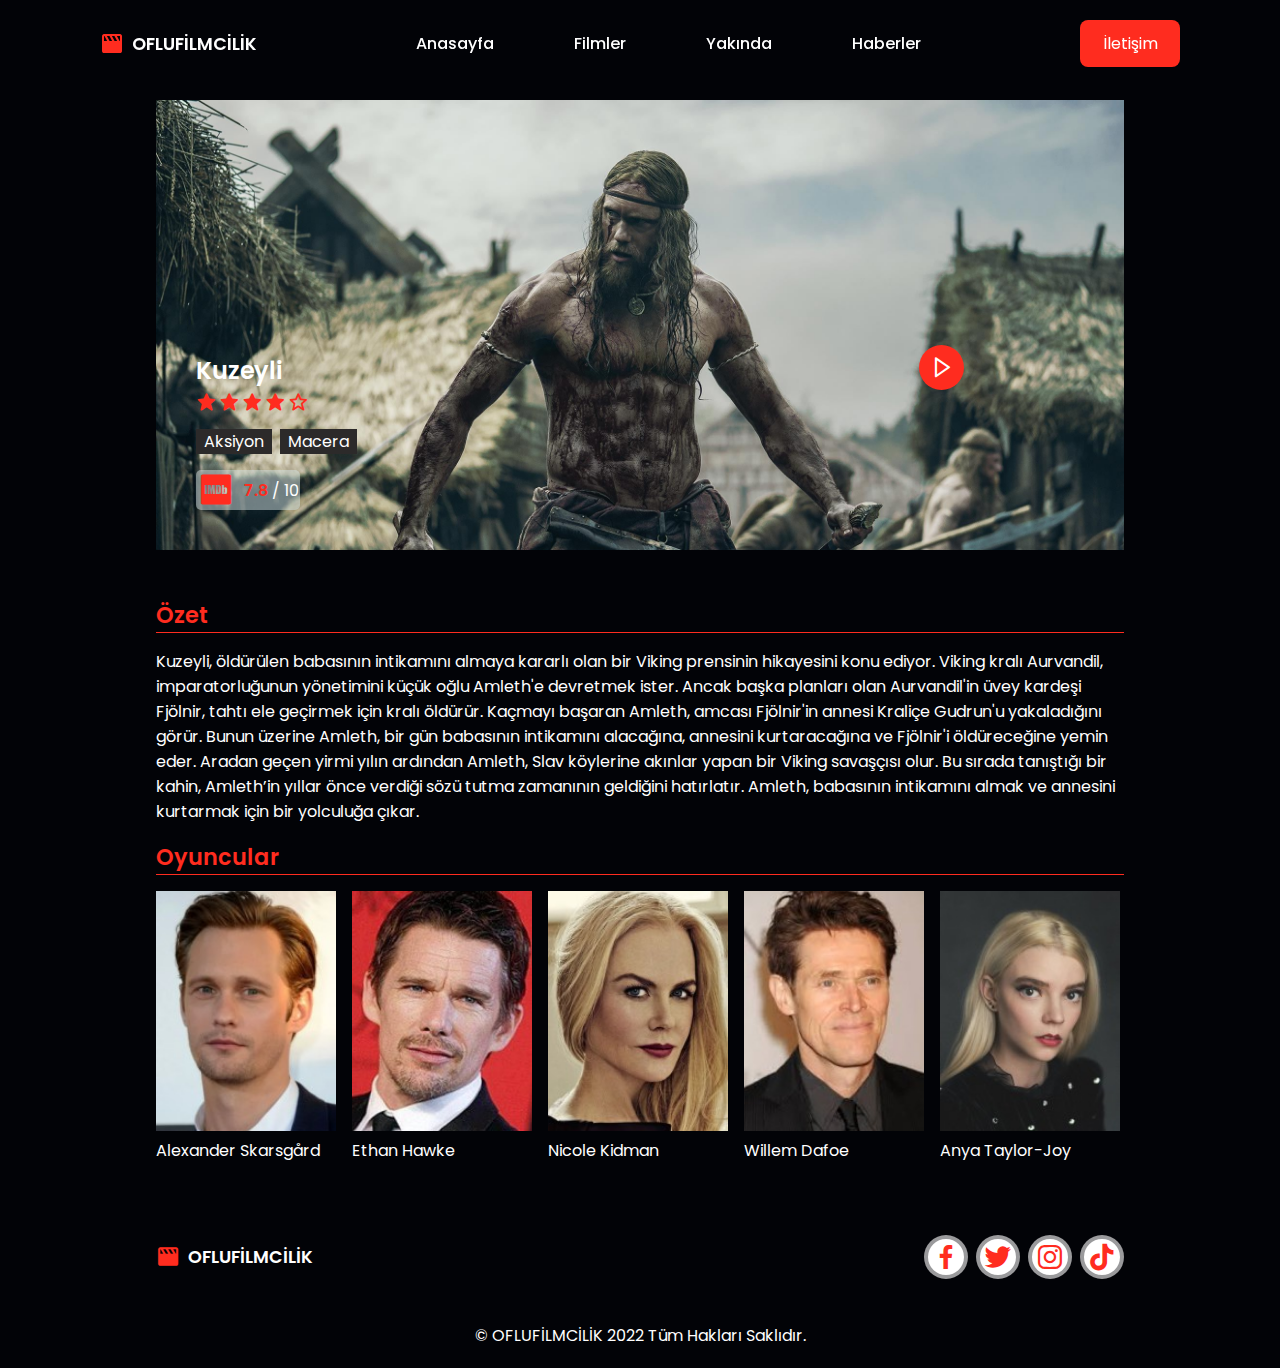
<file: 0-RIDVAN-PROJE/northman.html>
<!DOCTYPE html>
<html lang="en">
<head>
    <meta charset="UTF-8">
    <meta http-equiv="X-UA-Compatible" content="IE=edge">
    <meta name="viewport" content="width=device-width, initial-scale=1.0">
    <title>IMAM</title>
    <link rel="stylesheet" href="style.css">
    <link rel="stylesheet" href="https://cdn.jsdelivr.net/npm/boxicons@latest/css/boxicons.min.css">
    <link rel="shortcut icon" href="img/movie-solid-24.png" type="image/x-icon" >
    
    <!-- Link Swiper's CSS -->
    <link rel="stylesheet" href="https://unpkg.com/swiper/swiper-bundle.min.css">
</head>
<body>
    <!--=============== NAVBAR ===============-->
    <header>
        <a href="index.html" class="logo">
            <i class='bx bxs-movie'></i> OFLUFİLMCİLİK
        </a>
        <div class="bx bx-menu" id="menu-icon"></div>
    <!--=============== MENU ===============-->
        <ul class="navbar">
            <li><a href="index.html">Anasayfa</a></li>
            <li><a href="index.html">Filmler</a></li>
            <li><a href="index.html">Yakında</a></li>
            <li><a href="index.html">Haberler</a></li>
        </ul>
        <a href="about.html" class="btn">İletişim</a>
    </header>

    <!--=============== PLAY MOVIE ===============-->
    <div class="movie-container">
        <!-- Play Img  -->
        <img src="img/movie-page/nm/1.jpg" class="play-img">
        <!-- Play Text -->
        <div class="play-text">
            <h2>Kuzeyli</h2>
            <div class="rating">
                <i class='bx bxs-star' ></i>
                <i class='bx bxs-star' ></i>
                <i class='bx bxs-star' ></i>
                <i class='bx bxs-star' ></i>
                <i class='bx bx-star' ></i>
            </div>
            <!-- tags -->
            <div class="tags">
                <span>Aksiyon</span>
                <span>Macera</span>
            </div>
            <!-- imdb -->
            <a target="_blank" href="https://www.imdb.com/title/tt11138512/?ref_=nv_sr_srsg_0">
            <div class="imdb">
                <i class='bx bxl-imdb' ></i>
                <p><span>7.8 </span>/ 10</p>
            </div>
            </a>
      
            <!-- <div class="trailer">
                <a href="#" class="btn">
                    <i class='bx bx-right-arrow'></i>
                    <span>Fragmanı İzle</span>
                </a>
                 </div>  -->

                 <!-- play btn -->
                 <i class='bx bx-right-arrow play-movie'></i>
                 <!-- video container -->
                 <div class="video-container">
                     <!-- video-box -->
                     <div class="video-box">
                        <iframe id="myvideo" controls src="https://www.youtube.com/embed/oMSdFM12hOw" title="YouTube video player" frameborder="0" allow="accelerometer; autoplay; clipboard-write; encrypted-media; gyroscope; picture-in-picture" allowfullscreen></iframe>
                        <!-- close video -->
                        <i class='bx bx-x close-video'></i>
                    </div>
                 </div>
        </div>

    </div>

    <!--=============== MOVIE ABOUT ===============-->
    <div class="about-movie">
        <h2>Özet</h2>
        <p>Kuzeyli, öldürülen babasının intikamını almaya kararlı olan bir Viking prensinin hikayesini konu ediyor. Viking kralı Aurvandil, imparatorluğunun yönetimini küçük oğlu Amleth'e devretmek ister. Ancak başka planları olan Aurvandil'in üvey kardeşi Fjölnir, tahtı ele geçirmek için kralı öldürür. Kaçmayı başaran Amleth, amcası Fjölnir'in annesi Kraliçe Gudrun'u yakaladığını görür. Bunun üzerine Amleth, bir gün babasının intikamını alacağına, annesini kurtaracağına ve Fjölnir'i öldüreceğine yemin eder. Aradan geçen yirmi yılın ardından Amleth, Slav köylerine akınlar yapan bir Viking savaşçısı olur. Bu sırada tanıştığı bir kahin, Amleth’in yıllar önce verdiği sözü tutma zamanının geldiğini hatırlatır. Amleth, babasının intikamını almak ve annesini kurtarmak için bir yolculuğa çıkar.</p>
        <!-- movie cast -->
        <h2 class="cast-heading">Oyuncular</h2>
        <div class="cast">
            <div class="cast-box">
                <img src="img/movie-page/nm/1-1.jpg" class="cast-img">
                <span class="cast-title">Alexander Skarsgård</span>
            </div>
            <div class="cast-box">
                <img src="img/movie-page/nm/1-2.jpg" class="cast-img">
                <span class="cast-title">Ethan Hawke</span>
            </div>
            <div class="cast-box">
                <img src="img/movie-page/nm/1-3.jpg" class="cast-img">
                <span class="cast-title">Nicole Kidman</span>
            </div>
            <div class="cast-box">
                <img src="img/movie-page/nm/1-4.jpg" class="cast-img">
                <span class="cast-title">Willem Dafoe</span>
            </div>
            <div class="cast-box">
                <img src="img/movie-page/nm/1-5.jpg" class="cast-img">
                <span class="cast-title">Anya Taylor-Joy</span>
            </div>

        </div>
    </div>

        <!--=============== SECTION FOOTER ===============-->
        <section class="footer">
            <a href="#" class="logo">
                <i class='bx bxs-movie'></i> OFLUFİLMCİLİK
            </a>
            <div class="social">
                <a href="#"><i class='bx bxl-facebook' ></i></a>
                <a href="#"><i class='bx bxl-twitter' ></i></a>
                <a href="#"><i class='bx bxl-instagram' ></i></a>
                <a href="#"><i class='bx bxl-tiktok' ></i></a>
            </div>
        </section>
    
        <!-- Copyright -->
        <div class="copyright">
            <p>&#169; OFLUFİLMCİLİK 2022 Tüm Hakları Saklıdır.  </p>
        </div>
    


    <!-- Swiper JS -->
    <script src="https://unpkg.com/swiper/swiper-bundle.min.js"></script>

    <!-- JS -->
    <script src="main.js"></script>

</body>
</html>
</file>
<file: 0-RIDVAN-PROJE/style.css>
/* Google Fonts */
@import url('https://fonts.googleapis.com/css2?family=Poppins:wght@100;200;300;400;500;600;700&display=swap');

*{
font-family: 'Poppins', sans-serif;
margin: 0;
padding: 0;
box-sizing: border-box;
list-style: none;
text-decoration: none;
scroll-padding-top: 2rem;
scroll-behavior: smooth;
}

/*===== VARIABLES CSS =====*/

:root{
    --main-color:#ff2c1f;
    --text-color:#020307;
    --bg-color:#fff;
}

body{
    background-color: var(--text-color);
    color: var(--bg-color);
}

section{
    padding: 4.5rem 0 1.5rem;
}

/* scroll bar */
html::-webkit-scrollbar{
    width: .5rem;
    background: var(--text-color);
}


html::-webkit-scrollbar-thumb{
    background: var(--main-color);
    border-radius: 5rem;
}


/*===== HEADER =====*/

header{
    position: fixed;
    width: 100%;
    top:0;
    right: 0;
    z-index: 1000;
    display: flex;
    align-items: center;
    justify-content: space-between;
    padding: 20px 100px;
    transition: 0.5s;
}

header.shadow{
    background-color: var(--bg-color);
    box-shadow: 0 0 4px rgb(14, 55, 54 / 15%);
}

header.shadow .navbar a{
    color: var(--text-color);
}

header.shadow .logo{
    color: var(--text-color);
}

.logo{
    font-size: 1.1rem;
    font-weight: 600;
    color: var(--bg-color);
    display: flex;
    align-items: center;
    column-gap: 0.5rem;
}

.logo .bx{
    font-size: 24px;
    color: var(--main-color);
}

/*===== NAVBAR =====*/

.navbar{
    display: flex;
    column-gap: 5rem;
}

.navbar li{
    position: relative;
}

.navbar a{
    font-size: 1rem;
    font-weight: 500;
    color: var(--bg-color);
}

.navbar a::after{
    content: '';
    width: 0;
    height: 2px;
    background: var(--main-color);
    position: absolute;
    bottom: -4px;
    left: 0;
    transition: 0.1s all linear;
}

.navbar a:hover::after, 
.navbar .home-active::after{
    width: 100%;
}

#menu-icon{
    font-size: 24px;
    cursor: pointer;
    z-index: 10000;
    display: none;
}

.btn{
    padding: 0.7rem 1.4rem;
    background: var(--main-color);
    color: var(--bg-color);
    font-weight: 400;
    border-radius: 0.5rem;
}

.btn:hover{
    background: #ff1216;
}

/*===== HOME =====*/

.container{
    width: 100%;
    min-height: 100vh;
    position: relative;
    display: flex;
    align-items: center;
    background: rgb(2,3,7,0.4);
}

.container img{
    position: absolute;
    width: 100%;
    height: 100%;
    object-fit: cover;
    object-position: center;
    z-index: -1;
}

/* Hero slider */
.swiper-pagination-bullet{
    width: 6px !important;
    height: 6px !important;
    border-radius: 0.2rem !important;
    background: var(--bg-color) !important;
    opacity: 1 !important;
}

.swiper-pagination-bullet-active{
    width: 1.5rem !important;
    background: var(--main-color) !important;
}

.home-text{
    z-index: 100;
    padding: 0 150px;
}

.home-text span{
    color: var(--bg-color);
    font-weight: 500;
    text-transform: uppercase;
}

.home-text h1{
    color: var(--bg-color);
    font-size: 4rem;
    font-weight: 700;
    margin-bottom: 1rem;
}

.play{
    position: absolute;
    right: 4rem;
    bottom: 10%;
}

.play .bx{
    background: var(--bg-color);
    padding: 10px;
    font-size: 2rem;
    border-radius: 50%;
    border: 4px solid rgb(2,3,7,0.4);
    color: var(--main-color);
}

.play .bx:hover{
    background-color: var(--main-color);
    color: var(--bg-color);
    transition: 0.2s all linear;

}

/*=====SECTION MOVIES=====*/

.heading{
    max-width: 968px;
    margin: 0 auto;
    font-size: 1.2rem;
    font-weight: 500;
    text-transform: uppercase;
    border-bottom:1px solid  var(--main-color);
}

.movies-container{
    max-width: 968px;
    margin:0 auto ;
    display: grid;
    grid-template-columns: repeat(auto-fit,minmax(180px,auto));
    gap:1rem;
    margin-top: 2rem;
}

.box .box-img{
    width: 100%;
    height: 270px;
}

.box .box-img img{
    width: 100%;
    height: 100%;
    object-fit: cover;
}

.box .box-img img:hover{
    transform: translateY(-10px);
    transition: 0.2s all linear;
    cursor: pointer;

}

.box h3{
    font-size: 0.9rem;
    font-weight: 500;
    margin-top: .5rem;
}

.box span{
    font-size: 13px;
}

/*=====SECTION COMING=====*/

.coming-container{
    display: grid;
    gap: 1rem;
    max-width: 968px;
    margin: 2rem auto 0;
}

.coming-container .box-img img:hover{
    transform: translateY(0);
    cursor: pointer;

    
}

.coming-container .box{
    width: 100px;
}

/*=====SECTION NEWS=====*/

.news-container{
    max-width: 968px;
    margin:0 auto ;
    display: grid;
    grid-template-columns: repeat(3,minmax(180px,auto));
    gap:1rem;
    margin-top: 2rem;

}

.news-container .box .box-img{
    width: 100%;
    height: 250px;
}

.news-container .box .box-img img{
    width: 100%;
    height: 100%;
    object-fit: cover;
}

.news-container .box-img img:hover{
    transform: translateY(0);
    cursor: pointer;
}
.news-container .box h5{
   color: var(--main-color);
   font-weight: 300;
   margin-top: .5rem;
}

.news-container .box span{
    color: dimgray;
    font-weight: 300;
 }


 .newsletter-container{
     max-width: 968px;
     margin: 5rem auto 0;
     display: flex;
     flex-direction: column;
     align-items: center;
     justify-content: center;
     row-gap: 1.5rem;
 }

 .newsletter-container h2{
     text-align: center;
     font-size: 1.2rem;
     font-weight: 600;
 }

 .newsletter-container form{
    background: var(--bg-color);
    padding: 10px;
    border-radius: 0.5rem;
    display: flex;
    align-items: center;
}

.newsletter-container form input{
    border: none;
    outline: none;
}

.newsletter-container form input::placeholder{
    color: var(--text-color);
    font-size: 0.8rem;
    font-weight: 400;
}

.email{
    width: 280px;
}

.newsletter-container .btn{
    text-transform: uppercase;
    font-weight: 500;
    cursor: pointer;
}

.bxl-imdb{
    color: red;
    font-size: 2rem;
}

/*=====SECTION FOOTER=====*/

.footer{
    max-width: 968px;
    margin: 0 auto;
    display: flex;
    justify-content: space-between;
}

.social{
    display: flex;
    align-items: center;
    column-gap:.5rem ;
}

.social .bx{
    background: var(--bg-color);
    padding: 2px;
    font-size: 2rem;
    border-radius: 50%;
    border: 4px solid rgb(2,3,7,0.4);
    color: var(--main-color);
}

.social .bx:hover{
    background: var(--main-color);
    color: var(--bg-color);
    transition: 0.2s all linear;
}

.copyright{
    padding: 20px;
    text-align: center;
    color: var(--bg-color);
}

/*=====media query=====*/

@media (max-width:1080px){
    .home-text{
        padding: 0 100px;
    }
}


@media  (max-width:991px){
    header{
        padding: 18px 4%;
    }
    section{
        padding: 50px 4%;
    }
    .home-text{
        padding: 0 4%;
    }
    .home-text h1{
        font-size: 3rem;
    }
}

@media  (max-width:882px){
    header{
        padding: 12px 4%;
    }
    #menu-icon{
        display: initial;
        color: var(--bg-color);
    }

    .navbar{
        position: absolute;
        top: -570px;
        left: 0;
        right: 0;
        display: flex;
        flex-direction: column;
        background: var(--bg-color);
        row-gap: 1.4rem;
        padding: 20px;
        box-shadow: 4px 4px 0 4px rgb(14, 55, 54 / 15%);
        transform: 0.2s all linear;
        text-align: center;
    }

    .navbar a {
        width: 100%;
        color: var(--text-color);
    }
    .navbar a:hover {
        color: var(--main-color);
        border-bottom:2px solid var(--main-color) ;
    }
    .navbar a::after {
        display: none;
    }
    header.shadow #menu-icon{
        color: var(--text-color);
    }

    .navbar.active{
        top: 100%;
    }
    
    .home-text h1{
        font-size: 2.4rem;
    }
    .btn{
        padding: 0.6rem 1.2rem;
    }
    .movies-container{
        grid-template-columns: repeat(auto-fit,minmax(160px, auto));
    }
    .news-container{
        grid-template-columns: repeat(2,minmax(180px,auto));
    }

}

@media  (max-width:472px){
    .newsletter-container form .email{
        width: auto;
    }
    .footer{
        flex-direction: column;
        align-items: center;
        row-gap: 1rem;
    }
}

@media  (max-width:400px){
    header{
        padding: 6px 4%;
    }
    .home-text h1{
        font-size: 1.7rem;
    }
    .play{
        right: 2rem;
        bottom: 8%;
    }
    .play .bx{
        padding: 7px;
    }
    .movies-container{
        grid-template-columns: repeat(auto-fit,minmax(140px, auto));
    }
    .news-container{
        grid-template-columns: repeat(1,minmax(180px,auto));
    }
    .box .box-img{
        height: 240px;
    }

}



/*!===== MOVIE PAGE =====*/

.movie-container{
    position: relative;
    max-width: 968px;
    margin: 100px auto 0;
    min-height: 50vh;
}

.play-img{
    position: absolute;
    width: 100%;
    height: 100%;
    object-fit: cover;
    object-position:top;
    z-index: -1;
    
}

.trailer{
    margin-top: 1rem;
}

.play-text{
    position: absolute;
    bottom: 0;
    left: 0;
    width: 100%;
    height: 100%;
    display: flex;
    flex-direction: column;
    justify-content: flex-end;
    padding: 40px;
    background: linear-gradient(
        8deg,
        hsl(240 17% 14% / 74%) 14%,
        hsl(240 17% 14% / 14%) 44%,
    );
}

.play-text h2{
    font-size:1.5rem;
    font-weight: 600;
}

.rating{
    display: flex;
    align-items: center;
    font-size: 1.3rem;
    column-gap: 2px;
    color: var(--main-color);
    margin-top: 4px;
}

.tags{
    display: flex;
    align-items: center;
    column-gap: 8px;
    margin: 1rem 0;
}

.tags span{
    background-color: rgb(44, 42, 42) ;
    padding: 0 .5rem;
}

.play-movie{
    position: absolute;
    bottom: 10rem;
    right: 10rem;
    display: flex !important;
    align-items: center;
    justify-content: center;
    width: 45px;
    height: 45px;
    border-radius:50%;
    background: var(--main-color);
    font-size: 24px;
    animation: animate 2s linear infinite;
    cursor: pointer;
}

@keyframes animate{
    0%{
        box-shadow: 0 0 0 0 rgba(253, 19, 2, 0.7);
    }

    40%{
        box-shadow: 0 0 0 50px rgb(255, 193, 7, 0);
    }

    80%{
        box-shadow: 0 0 0 50px rgb(255, 193, 7, 0);
    }

    100%{
        box-shadow: 0 0 0  rgb(255, 193, 7, 0);
    }
}

.video-container{
    position: fixed;
    top: 0;
    left: 0;
    display: none;
    align-items: center;
    justify-content: center;
    width: 100%;
    height: 80vh;
    background: rgba(0, 0, 0 / 60%);
    z-index: 400;
    margin-top: 10.9rem;
}

.video-container.show-video{
    display: flex;
}

.video-box{
    position: relative;
    width: 80%;
    height: 100vh;

}

.video-box #myvideo{
    width: 100%;
    aspect-ratio: 16/9;
}

.close-video{
    position: absolute;
    top: 0;
    right: 0;
    font-size: 50px;
    color:var(--main-color) ;
    cursor: pointer;
    z-index: 1005;
}

/*===== MOVIE ABOUT =====*/
.about-movie{
    width: 968px;
    margin: 3rem auto 0;
}

.about-movie h2{
    font-size: 1.4rem;
    font-weight: 600;
    color: var(--main-color);
    border-bottom:1px solid  var(--main-color);
    margin-bottom: 1rem
}

.imdb{
  display: flex;
  align-items: center;
  gap: .5rem;
  background-color: rgba(211, 226, 226, 0.5);
  width:6.5rem;
  border-radius: 5px;
  cursor: pointer;
  color: white;
}


.imdb .bx{
    color: var(--main-color);
    font-size: 2.5rem;
}


.imdb span{
    color: var(--main-color);
    font-weight: 600;
    
}


/* cast */
.cast-heading{
    font-size: 1.4rem;
    font-weight: 600;
    color: var(--main-color);
    border-bottom:1px solid  var(--main-color);
    margin:1rem 0;
}

.cast{
    margin-top: 1rem;
    display: grid;
    grid-template-columns: repeat(auto-fit,minmax(180px,180px));
    gap: 1rem;
}

.cast-img{
    width: 180px;
    height: 240px;
    object-fit: cover;
    object-position: center;
}

/*!===== ABOUT SECTION =====*/

.section-cta{
    max-width: 968px;
    margin: 100px auto 0;
}


.cta{
    display: grid;
    grid-template-columns: 2fr 1fr;
    background-color: var(--main-color) ;
    box-shadow: 0 2.4rem 4.8rem rgba(0, 0, 0, 0.15);
    border-radius: 11px;
    background-image: linear-gradient(to right bottom, #eb4e4e, #441919); /*to right sağdan başlasın*/
    overflow: hidden; /**/
 
}

.cta-text-box{
    color: #ffffff;
}

.cta .heading-secondary{
    /* color: #45260a; */
    color: inherit; /**/
    padding: 2rem;

}

.cta-text{
    font-size: 1rem;
    line-height: 1.8;
    padding: 1rem 2rem;

}

.cta-img-box{
    background-image: linear-gradient(to right 
    bottom, rgba(199, 63, 63, 0.35), 
    rgba(230, 34, 34, 0.35)), 
     url("img/about/12.jpeg");
    background-size: cover;
    background-position:right;
    
}

.cta-form{
    display: grid;
    grid-template-columns: 1fr 1fr;
    column-gap: 3.2rem;
    row-gap: 2.4rem;
    padding: 1rem 2rem 2rem;

}

.cta-form label{
    display: block;
    font-size: 1rem;
    font-weight: 500;
    margin-bottom: 1.2rem;
}

.cta-form input,
.cta-form select{
    width: 100%;
    padding: 1.2rem;
    font-size: 1rem;
    font-family: inherit;  /**/
    color:var(--text-color);
    border: none;
    border-radius: 9px;

}

.cta-form input::placeholder{
    color: #aaa;    
}

.cta *:focus {
    outline: none;  
    box-shadow: 0 0 0 0.3rem rgba(253, 242, 233, 0.2);
}


.btn--form{
    background-color: var(--bg-color);
    align-self: end; 
    padding: 1.25rem;
    border: none;
    color: var(--text-color);
    font-size: 1rem;
    transition: .3s color ;

}

.btn--form:hover{
    background-color:#c2463f;
    color:var(--bg-color);
}

.movies a{
    color: var(--bg-color);
}

/* editor */

.editor-container{
    display: grid;
    grid-template-columns: 1fr 1fr 1fr;
    text-align: center;
    margin-top: 4rem;
}

.editor-box{
    margin: 1rem;
    position: relative;
}

.editor-container img{
    width: 250px;
    height: 250px;
    border: 3px solid var(--main-color);
    border-radius: 50%;
    margin-bottom: 1rem;
}

.editor-container p{
    margin-top: .1rem;
    font-size: .7rem;
}

.editor-container p span{
    color: var(--main-color);
    font-size: 1.2rem;
}


.editor-container p sub{
    color: var(--main-color);
    font-size: 1.2rem;
}

.support{
    margin: 3rem 0 0rem;
    text-align: center;
    border-top: 1px solid rgb(82, 72, 72);
    border-bottom: 1px solid rgb(82, 72, 72);
    padding: 1rem 0;
}

.support a{
    color: var(--bg-color)
}

.support span{
    color: #aaa;
}

.linkedin{
    position: absolute;
    padding: .6rem;
    background: var(--bg-color);
    color: var(--main-color);
    font-size: 1.6rem;
    border-radius: 50%;
    display: flex;
    align-items: center;
    border: 3px solid var(--main-color);
    cursor: pointer;
    right: 2rem;
}


.linkedin:hover{
    background: var(--main-color);
    color: var(--bg-color);
    transition: 0.2s all linear;
    border: 3px solid rgb(2,3,7,0.4);
}

.twitter{
    position: absolute;
    padding: .6rem;
    background: var(--bg-color);
    color: var(--main-color);
    font-size: 1.6rem;
    border-radius: 50%;
    display: flex;
    align-items: center;
    border: 3px solid var(--main-color);
    cursor: pointer;
    right: 0rem;
    top: 4rem;
}


.twitter:hover{
    background: var(--main-color);
    color: var(--bg-color);
    transition: 0.2s all linear;
    border: 3px solid rgb(2,3,7,0.4);
}

.insta{
    position: absolute;
    padding: .6rem;
    background: var(--bg-color);
    color: var(--main-color);
    font-size: 1.6rem;
    border-radius: 50%;
    display: flex;
    align-items: center;
    border: 3px solid var(--main-color);
    cursor: pointer;
    right: 0rem;
    top: 8.5rem;
}


.insta:hover{
    background: var(--main-color);
    color: var(--bg-color);
    transition: 0.2s all linear;
    border: 3px solid rgb(2,3,7,0.4);
}
</file>
<file: 0-WavesCo/css/style.css>
/*===== GOOGLE FONTS =====*/
@import url('https://fonts.googleapis.com/css2?family=Inter:wght@100;200;300;400;500;600;700;800;900&display=swap');

@import url('https://fonts.googleapis.com/css2?family=Poppins:ital,wght@0,100;0,200;0,300;0,400;0,500;0,600;0,700;0,800;0,900;1,100;1,200;1,300;1,400;1,500;1,600;1,700;1,800;1,900&display=swap');

/*===== VARIABLES CSS =====*/
:root {
  --header-height: 8.4rem;
}

/*===== Colores =====*/
:root {
  --first-color: #0432DF;
  --light-color: #EEEEEE;
  --base-color:#FFFFFF;
  --base-color-dark:#000000;
  --brand-color-dark:#020D37;
  --brand-color-light:#0432DF;
  --brand-color-light-alt:#CDD6F9;
  --brand-color-yellow:#F59E00;
  --brand-color-yellow-alt:#FCE2B3;

    /*font color*/
  --title-color-dark:#020D37;
  --description-color-dark:#4C526A;
  --description-color-light:#ACAFB8;
}

/*===== Fuente y tipografia =====*/
:root {
  --heading-font: 'Poppins', sans-serif;
  --body-font: 'Inter', sans-serif;
  --h1-font-size: 7.2rem;
  --h2-font-size: 4.8rem;
  --h3-font-size: 3.6rem;
  --h4-font-size: 2.8rem;
  --h5-font-size: 2.4rem;
  --h6-font-size: 2rem;
  --normal-font-size: 2rem; 
  --small-font-size: 1.4rem;

  --letter-spacing: -0.02em;
  --letter-spacing-2: -0.05em;

}

/* @media screen and (min-width: 1024px) {
  :root {
    --big-font-size: 6rem;
    --h1-font-size: 2.25rem;
    --h2-font-size: 1.5rem;
    --normal-font-size: 1rem;
    --small-font-size: .813rem;
  }
} */

/*===== Margenes =====*/
:root {
  --mb-1: 0.5rem;
  --mb-2: 1rem;
  --mb-3: 1.5rem;
  --mb-4: 2rem;
  --mb-5: 2.5rem;
  --mb-6: 3rem;
  --mb-7: 3.5rem;

}

/*===== z index =====*/
:root {
  --z-tooltip: 10;
  --z-fixed: 100;
}

/*===== BASE =====*/
*, ::before, ::after {
  box-sizing: border-box;
}

html {
  scroll-behavior: smooth;

  font-size: 62.5%;
}

body {
  margin: 0;
  font-family: var(--body-font);
  font-size: var(--normal-font-size);
  color: var(---base-color);
  /* line-height: 1.6; */
}


h3{
    font-family: var(--heading-font);
    font-weight: 700;
    color: var(--base-color);
    font-size: var(--h3-font-size);
    line-height: 5.3rem;
    letter-spacing: var(--letter-spacing);
    text-align: center;
}

h4{
    font-family: var(--heading-font);
    font-weight: 600;
    font-size: var(--h4-font-size);
    color: var(--brand-color-dark);
    letter-spacing: var(--letter-spacing);
    line-height: 4.5rem;
    margin-bottom: 0;
}

h5{
    font-family: var(--heading-font);
    font-weight: 600;
    font-size: var(--h5-font-size);
    color: var(--brand-color-dark);
    letter-spacing: var(--letter-spacing);
    line-height: 3.8rem;
}

h6{
    font-family: var(--heading-font);
    font-weight: 600;
    color: var(--brand-color-dark);
    font-size: var(--h6-font-size);
    letter-spacing: var(--letter-spacing);
    line-height: 3rem;
    text-align: center;

}


.sub-title{
    font-family: var(--body-font);
    font-weight: 500;
    font-size: var(--h6-font-size);
    line-height: 3.4rem;
    text-align: center;
    letter-spacing: -0.05em;
    color: #ACAFB8;
}

.top-title{
    color: var(--brand-color-yellow);
    font-size: var(--small-font-size);
    font-weight: 600;
    text-transform: uppercase;
}

ul {
  list-style: none;
}

a {
  text-decoration: none;
}


img {
  max-width: 100%;
  height: auto;
}



/*===== CLASS CSS ===== */

.section{
   padding: 4rem 2rem;
}

.section-title{
  font-size: var(--h4-font-size);
  color: var(--title-color-dark);
}

/*===== LAYOUT =====*/

.grid{
    width: 100%;
    max-width:124rem;
    display: grid;
    margin: 0 auto;
  }


.l-header{
    position: absolute;
    width: 100%;
    border-bottom:1px solid rgba(255, 255, 255, .1);
}



/*BUTTONS*/
.button{
    display: inline-block;
    background-color: var(--first-color);
    color: var(--base-color);
    padding: 1rem 2rem;
    font-size: var(--small-font-size);
    font-weight: 600;
    transition: .3s;
    border-radius: .8rem;
  }
  
  .button:hover{
    background-color: var(--brand-color-light-alt);
    color: var(--brand-color-dark);
  }


/*===== NAV =====*/

    .nav{
    margin: 0 auto;
    height: var(--header-height);
    display: flex;
    justify-content: space-between;
    align-items: center;
}

    .nav__logo{
        margin-left: 2rem;
    }

    .nav i{
        display: none;
        margin-right: 2rem;
}
    


@media screen and (max-width: 776px) {
    .nav__menu{
        position: fixed;
        top: var(--header-height);
        right:-100%;
        width: 50%;
        height: 100%;
        padding: 2rem;
        background-color: var(--brand-color-dark);
        transition: .5s;
        border-radius: 2rem 0 0 2rem;
    }

    .nav__toggle{
        color: var(--base-color);
        font-size: var(--h3-font-size);
        cursor: pointer;
        align-items: center;
    } 

    .login__button{
        display: none;
    }

    .nav i{
        display: inline;
        margin-right: 2rem;
}

}

.nav__menu{
    margin-left: auto;
}

.nav__list{
    display: flex;
}

.nav__item{
    margin-right: var(--mb-7) ;
    margin-bottom: 0;
}

.nav__link{
    font-size: var(--small-font-size);
    color: var(--base-color);
    opacity: .6;
    font-weight: 500;
    font-family: var(--heading-font);
    transition: .3s;
}

.nav__link:hover{
    opacity: 1;
}


/*=== Show menu ===*/
.show{
    right: 0;
  }
  
.active{
    opacity: 1;
}
  
/*===== HERO =====*/

.section__hero{
    text-align: center;
    height: 100vh;
    background: url(../img/hero.png);
    background-size: cover;
    background-position: center;
    background-position-y: .5rem;
}

.hero__container{
    padding-top: calc(var(--header-height) + 12vh);
    padding-left: 1.5rem;
    padding-right: 1.5rem;
}



.hero__input{
    width: 100%;
    max-width: 60rem; 
    padding: 1.6rem 0 1.6rem 5.4rem;
    margin-top: 5rem;
    border-radius: .8rem;
    background: #EEEEEE url(../img/search-logo.png) no-repeat left center;
    background-position-x:2rem ;
    background-size: 2.4rem;
    font-weight: 500;
    font-size: 1.6rem;
    line-height: 2.9rem;
    color:var(--description-color-dark);
    align-self: center;
    border: none;
}

.input__text{
    font-size: var(--small-font-size);
    color: var(--light-color);
    font-weight: 400;
    letter-spacing: var(--letter-spacing-2);
    line-height: 2.4rem;
}

.hero__text{
    font-family: var(--body-font);
    color: var(--light-color);
    font-size: var(--small-font-size);
    font-weight: 500;
    line-height: 2.4rem;
    margin-top: 5rem;
}

/*===== TRUST =====*/

.section__trust{
    background-color: #FAFAFA;
    padding: 0 2rem;
}

.trust__container{
    padding-bottom: 6rem;
}

.logos{
    display: flex;
    justify-content: space-between;
}

.logos img{
    height: 3.5rem;
}

/*===== BEST ===== */


.best__list{
    display: flex;
    padding-left:0 ;
}

.best__list_item{
    margin-right: var(--mb-6);
}

.best__list_item a{
    font-family: var(--body-font);
    font-weight: 500;
    font-size: 1.6rem;
    letter-spacing: var(--letter-spacing-2);
    color: var(--description-color-dark);
}

.best__list_item a:hover{
    color: var(--brand-color-dark);
    text-decoration: underline;
}

.best__nav{
    display: flex;
    justify-content: space-between;
    height: 4.6rem;
}

.filter__bar{
    display: flex;
    align-items: center;
    background-color: #F1F1F1;
    border-radius: .4rem;
    padding: 0 1.4rem;
    cursor: pointer;

}

.filter__bar p{
    font-family: var(--body-font);
    color: var(--description-color-dark);
    font-weight: 500;
    font-size: 1.6rem;
    line-height: 2.2rem;
    letter-spacing: var(--letter-spacing-2);
    margin-right: 2rem;
}

.sound{
    display: flex;
    justify-content: space-between;
    /* display: grid;
    grid-template-columns: 2.2fr 2fr 2fr 2fr; */
}

.sounds{
    margin-top: 2rem;
    align-items: center;
    border-bottom:1px solid rgba(0, 0, 0, .2);

}

.sound__play{
    display: flex;
    align-items: center;
}

.sound__name{
    font-family: var(--body-font);
    color: var(--brand-color-dark);
    font-size: 1.6rem;
    font-weight: 500;
    letter-spacing: var(--letter-spacing-2);
}

.play__icon{
    width: 3.4rem;
    height: 3.4rem;
    margin-right: 4.7rem;
}

.play__time{
    font-family: var(--body-font);
    font-weight: 400;
    font-size: 1.2rem;
    color: var(--description-color-dark);
    line-height: 2.1rem;
    letter-spacing: var(--letter-spacing-2);
}

.sound__description,
.sound__type{
    font-family: var(--body-font);
    font-weight: 400;
    font-size: 1.6rem;
    color: var(--description-color-dark);
    line-height: 2.1rem;
    letter-spacing: var(--letter-spacing-2);
}

.sound__logo img:first-child{
    margin-right: 1rem;
}

.sound__logo img:last-child{
    margin-left: 1rem;
}

.sound__effects{
    font-family:var(--header-height);
    color: var(--brand-color-light);
    font-size: var(--small-font-size);
    text-decoration: underline;
    font-weight: 600;
    letter-spacing: var(--letter-spacing);
}

/*===== CATEGORY ===== */

.categories{
    margin: 4rem 0 2rem 0;
    display: grid;
    grid-template-columns: repeat(6, 1fr);
    grid-row-gap: 3rem;
    grid-column-gap: 1rem; 
}

.cat__musical{
    display: flex;
    align-items: center;
    border-radius: .8rem;
    width: 100%;
    height: 11.7rem;
    background: linear-gradient(0deg, rgba(0, 0, 0, 0.4), rgba(0, 0, 0, 0.4)), url(../img/cat1.png) no-repeat;
    background-size: cover;
    cursor: pointer;
    transition: .5s;
}

.cat__industrial{
    display: flex;
    align-items: center;
    border-radius: .8rem;
    width: 100%;
    height: 11.7rem;
    background: linear-gradient(0deg, rgba(0, 0, 0, 0.4), rgba(0, 0, 0, 0.4)), url(../img/cat2.png) no-repeat;
    background-size: cover;

    cursor: pointer;
    transition: .5s;
}

.cat__movie{
    display: flex;
    align-items: center;
    border-radius: .8rem;
    width: 100%;
    height: 11.7rem;
    background: linear-gradient(0deg, rgba(0, 0, 0, 0.4), rgba(0, 0, 0, 0.4)), url(../img/cat3.png) no-repeat;
    background-size: cover;
    cursor: pointer;
    transition: .5s;
}

.cat__animal{
    display: flex;
    align-items: center;
    border-radius: .8rem;
    width: 100%;
    height: 11.7rem;
    background: linear-gradient(0deg, rgba(0, 0, 0, 0.4), rgba(0, 0, 0, 0.4)), url(../img/cat4.png) no-repeat;
    background-size: cover;
    cursor: pointer;
    transition: .5s;
}

.cat__people{
    display: flex;
    align-items: center;
    width: 100%;
    height: 11.7rem;
    border-radius: .8rem;
    background: linear-gradient(0deg, rgba(0, 0, 0, 0.4), rgba(0, 0, 0, 0.4)), url(../img/cat5.png) no-repeat;
    background-size: cover;
    cursor: pointer;
    transition: .5s;
}

.cat__vehicles{
    display: flex;
    align-items: center;
    width: 100%;
    height: 11.7rem;

    border-radius: .8rem;
    background: linear-gradient(0deg, rgba(0, 0, 0, 0.4), rgba(0, 0, 0, 0.4)), url(../img/cat6.png) no-repeat;
    background-size: cover;
    cursor: pointer;
    transition: .5s;
}

.cat__sound{
    display: flex;
    align-items: center;
    width: 100%;
    height: 11.7rem;
    border-radius: .8rem;
    background: linear-gradient(0deg, rgba(0, 0, 0, 0.4), rgba(0, 0, 0, 0.4)), url(../img/cat7.png) no-repeat;
    background-size: cover;
    cursor: pointer;
    transition: .5s;
}

.cat__emergency{
    display: flex;
    align-items: center;
    width: 100%;
    height: 11.7rem;
    border-radius: .8rem;
    background: linear-gradient(0deg, rgba(0, 0, 0, 0.4), rgba(0, 0, 0, 0.4)), url(../img/cat8.png) no-repeat;
    background-size: cover;
    cursor: pointer;
    transition: .5s;
}

.cat__bell{
    display: flex;
    align-items: center;
    width: 100%;
    height: 11.7rem;
    border-radius: .8rem;
    background: linear-gradient(0deg, rgba(0, 0, 0, 0.4), rgba(0, 0, 0, 0.4)), url(../img/cat9.png) no-repeat;
    background-size: cover;
    cursor: pointer;
    transition: .5s;
}

.cat__nature{
    display: flex;
    align-items: center;
    width: 100%;
    height: 11.7rem;
    border-radius: .8rem;
    background: linear-gradient(0deg, rgba(0, 0, 0, 0.4), rgba(0, 0, 0, 0.4)), url(../img/cat10.png) no-repeat;
    background-size: cover;
    cursor: pointer;
    transition: .5s;
}

.cat__cartoon{
    display: flex;
    align-items: center;
    width: 100%;
    height: 11.7rem;
    border-radius: .8rem;
    background: linear-gradient(0deg, rgba(0, 0, 0, 0.4), rgba(0, 0, 0, 0.4)), url(../img/cat11.png) no-repeat;
    background-size: cover;
    cursor: pointer;
    transition: .5s;
}

.cat__horror{
    display: flex;
    align-items: center;
    width: 100%;
    height: 11.7rem;
    border-radius: .8rem;
    background: linear-gradient(0deg, rgba(0, 0, 0, 0.4), rgba(0, 0, 0, 0.4)), url(../img/cat12.png) no-repeat;
    background-size: cover;
    cursor: pointer;
    transition: .5s;
}

.cat__musical{
    display: flex;
    align-items: center;
    width: 100%;
    height: 11.7rem;
    border-radius: .8rem;
    background: linear-gradient(0deg, rgba(0, 0, 0, 0.4), rgba(0, 0, 0, 0.4)), url(../img/cat1.png) no-repeat;
    background-size: cover;
    cursor: pointer;
    transition: .5s;
}


.cat__musical:hover{
    background: url(../img/cat1.png) no-repeat;
    background-size: cover;
}

.cat__industrial:hover{
    background: url(../img/cat2.png) no-repeat;
    background-size: cover;
}

.cat__movie:hover{
    background: url(../img/cat3.png) no-repeat;
    background-size: cover;
}

.cat__animal:hover{
    background: url(../img/cat4.png) no-repeat; 
    background-size: cover;
}

.cat__people:hover{
    background: url(../img/cat5.png) no-repeat;
    background-size: cover;
}

.cat__vehicles:hover{
    background: url(../img/cat6.png) no-repeat;
    background-size: cover;
}

.cat__sound:hover{
    background: url(../img/cat7.png) no-repeat;
    background-size: cover;
}

.cat__emergency:hover{
    background: url(../img/cat8.png) no-repeat;
    background-size: cover;
}

.cat__bell:hover{
    background: url(../img/cat9.png) no-repeat;
    background-size: cover;
}

.cat__nature:hover{
    background: url(../img/cat10.png) no-repeat;
    background-size: cover;
}

.cat__cartoon:hover{
    background: url(../img/cat11.png) no-repeat;
    background-size: cover;
}

.cat__horror:hover{
    background: url(../img/cat12.png) no-repeat;
    background-size: cover;
}

.category__title{
    color: var(--light-color);
    margin: 0 auto;
    font-family: var(--body-font);
    font-size: 1.8rem;
    font-weight: 600;
    letter-spacing: var(--letter-spacing-2);
}

/*===== WHY US ===== */

.why__container{
    grid-template-columns: 1fr 2fr;
    gap: 10rem;
}



.why h4{
    margin-top: 1.7rem;
}

.why__description{
    display: grid;
    grid-template-columns: 1fr 1fr;
    row-gap: 5rem;
}

.why__box{
    max-width: 24.6rem;
}

.why__box-title{
    font-family: var(--body-font);
    color: var(--brand-color-dark);
    font-size: 1.8rem;
    letter-spacing: var(--letter-spacing-2);
    font-weight: 600;
}

.why__box-desc{
    font-family: var(--body-font);
    color: var(--description-color-dark);
    font-size: var(--small-font-size);
    font-weight: 500;
}

/*===== PLAN ===== */

.section__plan{
    background-color: #0432DF;
    padding: 6.5rem 0;
}

.plan__header{
    text-align: center;
}

.plan__header h3{
    margin: 0;
}


.plan__header p{
    color: var(--light-color);
    font-family: var(--body-font);
    font-size: 1.8rem;
    font-weight: 500;
}

.plan__container{
    grid-template-columns: 1fr 1fr;   
    gap: 4rem;
}

.plan__container div:first-child{
    justify-self: end;

}

.plan__container div:last-child{
    background-color: #1B4BFF;
}

.plan__box{
    max-width: 33.4rem;
    padding: 0 4.4rem 4rem 3.4rem;
    border: 1px solid var(--brand-color-light-alt);
    border-radius: 1.2rem;
    display: flex;
    flex-direction: column;}

.plan__box h4{
    color: var(--base-color) !important;
}

.plan__description{
    font-family: var(--body-font);
    color: var(--light-color);
    font-weight: 500;
    font-size: 1.8rem;
    letter-spacing: var(--letter-spacing-2);
    margin-bottom: 5rem;
}

.plan__price{
    font-family: var(--body-font);
    color:var(--base-color);
    font-size: 2rem;
    font-weight: 600;
    letter-spacing: var(--letter-spacing-2);
}

.price__button{
    border:2px solid var(--base-color);
    align-self: flex-start;
    margin-top: 2rem;
}

.price__button2{
   background-color: var(--base-color);
   color: var(--brand-color-light);
   align-self: flex-start;
}

.plan__bottom{
    text-align: center;
    color: var(--light-color);
    font-family: var(--body-font);
    font-size: 1.8rem;
    font-weight: 500;
    margin-top: 4rem;
}

/*===== TESTIMONIALS ===== */

.section__testimonials{
    text-align: center;
}

.testimonials__top h5{
    margin-top: 2rem;
}

.testimonials{
    display: grid;
    grid-template-columns: repeat(3, 1fr);
    gap: 4rem;
}

.testimonials__box{
    border: 1px solid var(--light-color);
    padding: 2rem 2rem 3rem; 
    border-radius: .8rem;
}

.testimonial{
    font-family: var(--body-font);
    color: var(--description-color-dark);
    font-size: var(--small-font-size);
    line-height: 2.4rem;
    font-weight: 500;
    margin-bottom: 2rem;
}

.user__name{
    font-family: var(--body-font);
    color: var(--brand-color-dark);
    font-weight: 600;
    font-size: 1.8rem;

    margin-top: -1rem;
}

.user__description{
    font-family: var(--body-font);
    color:#ACAFB8 ;
    font-size: var(--small-font-size);
    font-weight: 500;
    margin-top: -1rem;

}

.change{
    display: flex;
    gap:0.5rem;
    margin: 3rem auto 0;
    cursor: pointer;
   
}

.change-1{
    background: #ACAFB8;
    border-radius: 50%;
    width: .8rem;
    height: 0.8rem;
}

.change-2{
    background: #EEEEEE;
    border-radius: 50%;
    width: .8rem;
    height: 0.8rem;
}

/*===== FOOTER ===== */

.section__footer{
    background-color: var(--brand-color-dark);
    padding: 5rem 2rem;
    margin-top: 8rem;
}

.footer__container{
    grid-template-columns: 2fr 1fr 1fr 1fr;
    gap: 10rem;
}

.footer__description{
    font-family: var(--body-font);
    color: var(--description-color-light);
    font-size: 1.6rem;
    font-weight: 400;
    letter-spacing: var(--letter-spacing-2);
    margin-bottom: 3rem;
}

.copyright{
    font-family: var(--body-font);
    color: var(--description-color-light);
    font-size: var(--small-font-size);
    font-weight: 500;
}

.footer__box {
    max-width: 30rem;
}

.footer__box ul{
    padding-left: 0rem;
}

.footer__box li{
    margin-bottom: 1rem;
}

.footer__title{
    font-family: var(--body-font);
    color: var(--light-color);
    font-size: 1.8rem;
    font-weight: 600;
    letter-spacing: var(--letter-spacing-2);
}

.footer__link{
    font-family: var(--body-font);
    color: var(--description-color-light);
    font-size: 1.6rem;
    font-weight: 400;
    letter-spacing: var(--letter-spacing-2);
}


@media screen and (max-width: 1030px) {
    
    .categories{
        grid-template-columns: repeat(5, 1fr);
      }

      .testimonials div:last-child{
        display: none;
    }

    .testimonials{
        grid-template-columns: repeat(2, 1fr);
        gap: 4rem;
    }
}

@media screen and (max-width: 860px) {

    html{
        font-size: 56.25%;
    }
    
    .categories{
        grid-template-columns: repeat(4, 1fr);
      }

      .testimonials div:last-child{
        display: none;
    }

    .testimonials{
        grid-template-columns: repeat(2, 1fr);
        gap: 2rem;
    }
    

    
}


@media screen and (max-width: 768px) {

    html{
        font-size: 56.25%;
    }
  
    .logos img{
        height: 2.5rem;
    }
    
    .sound__description{
        display:none;
    }

    .section{
        padding: 1rem 2rem;
     }

     .categories{
        grid-template-columns: repeat(4, 1fr);
    }

    .why__container{
        grid-template-columns: 1fr;
    }
    
    .why{
        text-align: center;
    }

    .why__description{
        display: grid;
        grid-template-columns: 1fr 1fr;
        row-gap: 5rem;
        gap: 10rem;
        margin: -4rem auto 2rem;
    }

    .testimonials div:last-child{
        display: none;
    }

    .testimonials{
        grid-template-columns: repeat(2, 1fr);
        gap: 2rem;
    }

    .nav__list{
        display: block;
   
    }

    .nav__item{
        margin-bottom: 10rem;
        border-bottom: 1px solid var(--description-color-light);

    }

    .nav__link{
        font-size: var(--h6-font-size);
    }
}

@media screen and (max-width: 680px) {

    html{
        font-size: 54.25%;
    }

    .best__list li:nth-child(6){
        display: none;
    }

    .categories{
        grid-template-columns: repeat(3, 1fr);
    }

    .filter__bar p{
        display: none;
    }
  
}



@media screen and (max-width: 550px) {

    html{
        font-size: 50%;
    }


    .sound__types{
        display: none;
    }

    .best__list li:nth-child(6),
    li:nth-child(5){
        display: none;
    }

    .filter__bar p{
        display: none;
    }
    
    .categories{
        margin: 4rem 0 2rem 0;
        display: grid;
        grid-template-columns: repeat(2, 1fr);
    }

    .why__description{
        display: grid;
        grid-template-columns: 1fr;
        row-gap: 1rem;
    }

    .why__box{
        justify-self: center;
    }

    .why__container{
        gap: 4rem;
        margin-bottom: 4rem;
    }

    .plan__container{
        grid-template-columns: 1fr;   
        gap: 4rem;
    }

    .plan__container div:first-child{
        justify-self: center;
    
    }
    
    .plan__container div:last-child{
        background-color: #1B4BFF;
        justify-self: center;

    }

    .testimonials div:nth-child(2){
        display: none;
    }

    .testimonials{
        grid-template-columns: 1fr;
        gap: 2rem;
    }

    .footer__container{
        grid-template-columns: 1fr;
        gap: 1rem;
    }

    h4{
        margin-bottom: 2rem;
    }

}
</file>
<file: 0-RIDVAN-PROJE/about.css>
@media  (max-width:882px){

    .editor-container{
        display: grid;
        grid-template-columns: 1fr 1fr;
        text-align: center;
        margin-top: 4rem;
    }

    .cta-form{
        display: grid;
        grid-template-columns: 1fr;
        column-gap: 3.2rem;
        row-gap: 2.4rem;
        padding: 1rem 2rem 2rem;
    }

}

@media  (max-width:500px){

    .editor-container{
        display: grid;
        grid-template-columns: 1fr;
        text-align: center;
        margin-top: 4rem;
    }

    .cta-img-box{
        background-image: unset;
    }

   
}
</file>
